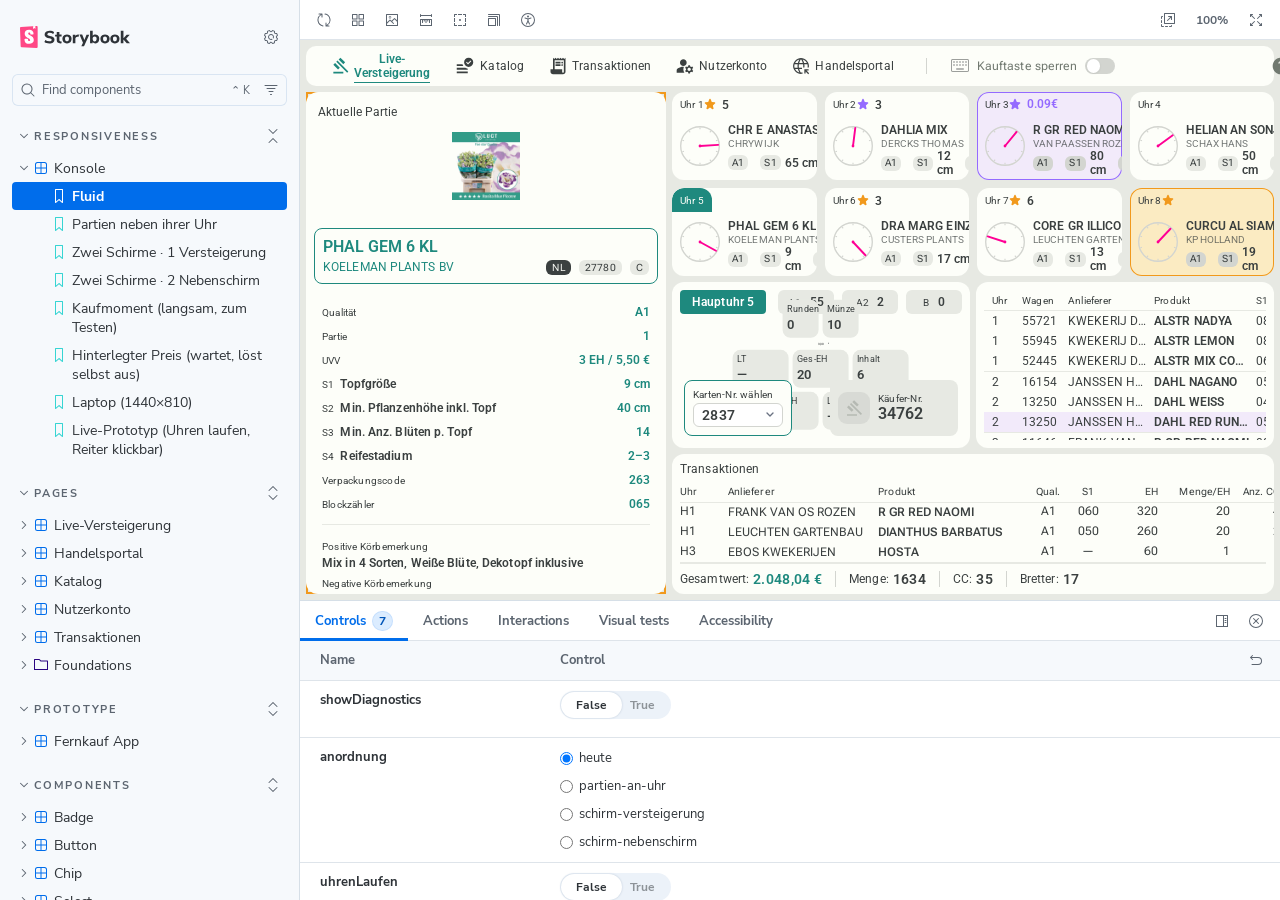
<file: index.html>
<!DOCTYPE html>
<html lang="en">
  <head>
    <meta charset="utf-8" />

    <title>storybook - Storybook</title>
    <meta name="viewport" content="width=device-width, initial-scale=1" />

    
    <link rel="icon" type="image/svg+xml" href="./favicon.svg" />
    
    <style>
      @font-face {
        font-family: 'Nunito Sans';
        font-style: normal;
        font-weight: 400;
        font-display: swap;
        src: url('./sb-common-assets/nunito-sans-regular.woff2') format('woff2');
      }

      @font-face {
        font-family: 'Nunito Sans';
        font-style: italic;
        font-weight: 400;
        font-display: swap;
        src: url('./sb-common-assets/nunito-sans-italic.woff2') format('woff2');
      }

      @font-face {
        font-family: 'Nunito Sans';
        font-style: normal;
        font-weight: 700;
        font-display: swap;
        src: url('./sb-common-assets/nunito-sans-bold.woff2') format('woff2');
      }

      @font-face {
        font-family: 'Nunito Sans';
        font-style: italic;
        font-weight: 700;
        font-display: swap;
        src: url('./sb-common-assets/nunito-sans-bold-italic.woff2') format('woff2');
      }
    </style>

    <link href="./sb-manager/runtime.js" rel="modulepreload" />

    
    <link href="./sb-addons/storybook-core-server-presets-0/common-manager-bundle.js" rel="modulepreload" />
    
    <link href="./sb-addons/chromatic-com-storybook-1/manager-bundle.js" rel="modulepreload" />
    
    <link href="./sb-addons/vitest-2/manager-bundle.js" rel="modulepreload" />
    
    <link href="./sb-addons/a11y-3/manager-bundle.js" rel="modulepreload" />
    
    <link href="./sb-addons/docs-4/manager-bundle.js" rel="modulepreload" />
      
<script>window.__CHROMATIC_STORYBOOK_ID__ = "bbebf4e266b6f7e21f6d7ab403d4b79f3ba44a9186974fa3c54301abd29289c3";</script> 

    <style>
      #storybook-root[hidden] {
        display: none !important;
      }
    </style>

    
  </head>
  <body>
    <div id="root"></div>

    
    <script>
      
        
          window['FEATURES'] = {
  "actions": true,
  "argTypeTargetsV7": true,
  "babelRemoveBugfixes": false,
  "backgrounds": true,
  "changeDetection": true,
  "componentsManifest": true,
  "controls": true,
  "disallowImplicitActionsInRenderV8": true,
  "highlight": true,
  "interactions": true,
  "legacyDecoratorFileOrder": false,
  "measure": true,
  "outline": true,
  "menuOnboardingChecklist": true,
  "sidebarOnboardingChecklist": true,
  "viewport": true
};
        
      
        
          window['REFS'] = {};
        
      
        
          window['LOGLEVEL'] = "info";
        
      
        
          window['DOCS_OPTIONS'] = {
  "defaultName": "Docs"
};
        
      
        
          window['CONFIG_TYPE'] = "PRODUCTION";
        
      
        
          window['DOCGEN_STORY_PREPARED'] = false;
        
      
        
      
        
      
        
          window['TAGS_OPTIONS'] = {};
        
      
        
          window['STORYBOOK_BUILDER'] = "vite";
        
      
        
          window['STORYBOOK_FRAMEWORK'] = "react-vite";
        
      
        
          window['STORYBOOK_RENDERER'] = "react";
        
      
        
      
    </script>
    

    <script type="module">
      import './sb-manager/globals-runtime.js';

      
        import './sb-addons/storybook-core-server-presets-0/common-manager-bundle.js';
      
        import './sb-addons/chromatic-com-storybook-1/manager-bundle.js';
      
        import './sb-addons/vitest-2/manager-bundle.js';
      
        import './sb-addons/a11y-3/manager-bundle.js';
      
        import './sb-addons/docs-4/manager-bundle.js';
      

      import './sb-manager/runtime.js';
    </script>
  </body>
</html>
</file>
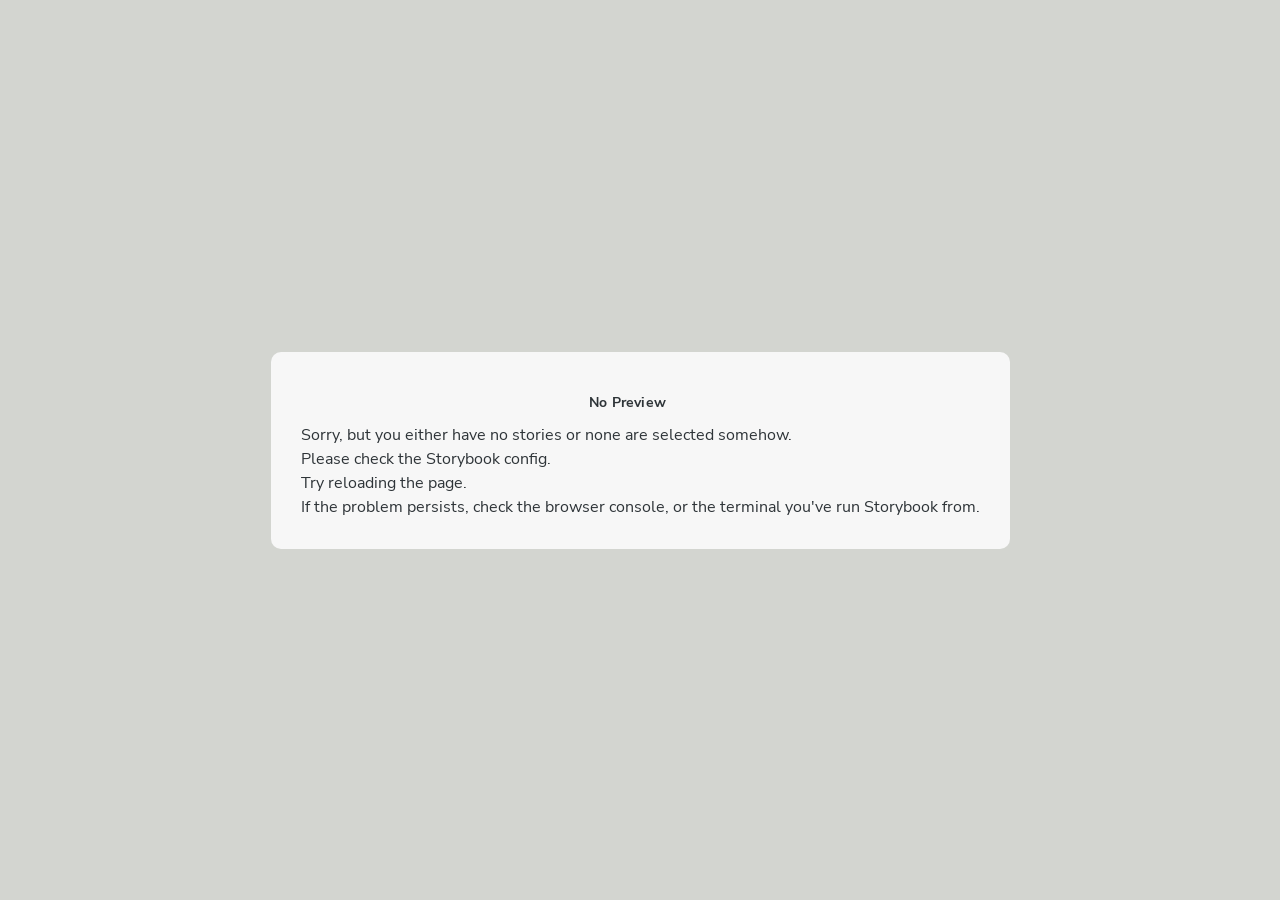
<file: iframe.html>
<!doctype html>
<!--suppress HtmlUnknownTarget -->
<html lang="en">
  <head><script type="module" src="./vite-inject-mocker-entry.js"></script>
    <meta charset="utf-8" />
    <title>Storybook</title>
    <meta name="viewport" content="width=device-width, initial-scale=1" />

    <style>
      @font-face {
        font-family: 'Nunito Sans';
        font-style: normal;
        font-weight: 400;
        font-display: swap;
        src: url('./sb-common-assets/nunito-sans-regular.woff2') format('woff2');
      }

      @font-face {
        font-family: 'Nunito Sans';
        font-style: italic;
        font-weight: 400;
        font-display: swap;
        src: url('./sb-common-assets/nunito-sans-italic.woff2') format('woff2');
      }

      @font-face {
        font-family: 'Nunito Sans';
        font-style: normal;
        font-weight: 700;
        font-display: swap;
        src: url('./sb-common-assets/nunito-sans-bold.woff2') format('woff2');
      }

      @font-face {
        font-family: 'Nunito Sans';
        font-style: italic;
        font-weight: 700;
        font-display: swap;
        src: url('./sb-common-assets/nunito-sans-bold-italic.woff2') format('woff2');
      }
    </style>

    <script>
      window.CONFIG_TYPE = 'PRODUCTION';
      window.LOGLEVEL = 'info';
      window.FRAMEWORK_OPTIONS = {};
      window.CHANNEL_OPTIONS = {};
      window.FEATURES = {"actions":true,"argTypeTargetsV7":true,"babelRemoveBugfixes":false,"backgrounds":true,"changeDetection":true,"componentsManifest":true,"controls":true,"disallowImplicitActionsInRenderV8":true,"highlight":true,"interactions":true,"legacyDecoratorFileOrder":false,"measure":true,"outline":true,"menuOnboardingChecklist":true,"sidebarOnboardingChecklist":true,"viewport":true};
      window.STORIES = [{"titlePrefix":"","directory":"./src","files":"**/*.mdx","importPathMatcher":"^\\.[\\\\/](?:src(?:\\/(?!\\.)(?:(?:(?!(?:^|\\/)\\.).)*?)\\/|\\/|$)(?!\\.)(?=.)[^/]*?\\.mdx)$"},{"titlePrefix":"","directory":"./src","files":"**/*.stories.@(js|jsx|mjs|ts|tsx)","importPathMatcher":"^\\.[\\\\/](?:src(?:\\/(?!\\.)(?:(?:(?!(?:^|\\/)\\.).)*?)\\/|\\/|$)(?!\\.)(?=.)[^/]*?\\.stories\\.(js|jsx|mjs|ts|tsx))$"}];
      window.DOCS_OPTIONS = {"defaultName":"Docs"};
      window.TAGS_OPTIONS = {};

      

      // We do this so that "module && module.hot" etc. in Storybook source code
      // doesn't fail (it will simply be disabled)
      window.module = undefined;
      window.global = window;
    </script>
    <base target="_parent" />

<style>
  /* While we aren't showing the main block yet, but still preparing, we want everything the user has rendered, which may or may not be in #storybook-root, to be display none */
  .sb-show-preparing-story:not(.sb-show-main) > :not(.sb-preparing-story) {
    display: none;
  }

  .sb-show-preparing-docs:not(.sb-show-main) > :not(.sb-preparing-docs) {
    display: none;
  }

  /* Hide our own blocks when we aren't supposed to be showing them */
  :not(.sb-show-preparing-story) > .sb-preparing-story,
  :not(.sb-show-preparing-docs) > .sb-preparing-docs,
  :not(.sb-show-nopreview) > .sb-nopreview,
  :not(.sb-show-errordisplay) > .sb-errordisplay {
    display: none;
  }

  .sb-show-main.sb-main-centered {
    margin: 0;
    display: flex;
    align-items: center;
    min-height: 100vh;
  }

  .sb-show-main.sb-main-centered #storybook-root {
    box-sizing: border-box;
    margin: auto;
    padding: 1rem;
    max-height: 100%;
    /* Hack for centering correctly in IE11 */
  }

  /* Vertical centering fix for IE11 */
  @media screen and (-ms-high-contrast: none), (-ms-high-contrast: active) {
    .sb-show-main.sb-main-centered:after {
      content: '';
      min-height: inherit;
      font-size: 0;
    }
  }

  .sb-show-main.sb-main-fullscreen {
    margin: 0;
    padding: 0;
    display: block;
  }

  .sb-show-main.sb-main-padded {
    margin: 0;
    padding: 1rem;
    display: block;
    box-sizing: border-box;
  }

  .sb-wrapper {
    position: fixed;
    top: 0;
    bottom: 0;
    left: 0;
    right: 0;
    box-sizing: border-box;

    padding: 40px;
    font-family:
      'Nunito Sans',
      -apple-system,
      '.SFNSText-Regular',
      'San Francisco',
      BlinkMacSystemFont,
      'Segoe UI',
      'Helvetica Neue',
      Helvetica,
      Arial,
      sans-serif;
    -webkit-font-smoothing: antialiased;
    overflow: auto;
  }

  @media (max-width: 700px) {
    .sb-wrapper {
      padding: 20px;
    }
  }

  @media (max-width: 500px) {
    .sb-wrapper {
      padding: 10px;
    }
  }

  .sb-heading {
    font-size: 14px;
    font-weight: 600;
    letter-spacing: 0.2px;
    margin: 10px 0;
    padding-right: 25px;
  }

  .sb-nopreview {
    display: flex;
    align-content: center;
    justify-content: center;
    box-sizing: border-box;
  }

  .sb-nopreview_main {
    margin: auto;
    padding: 30px;
    border-radius: 10px;
    background: rgb(247, 247, 247);
    color: rgb(46, 52, 56);
  }

  .sb-nopreview_main * {
    background: rgb(247, 247, 247);
    color: rgb(46, 52, 56);
  }

  .sb-nopreview_heading {
    text-align: center;
  }

  .sb-errordisplay {
    background: #f6f9fc;
    color: black;
    z-index: 999999;
    width: 100vw;
    min-height: 100vh;
    box-sizing: border-box;
  }

  .sb-errordisplay_main {
    margin: auto;
    padding: 24px;
    display: flex;
    box-sizing: border-box;

    flex-direction: column;
    min-height: 100%;
    width: 100%;
    border-radius: 6px;
    background: white;
    color: black;
    border: 1px solid #ff0000;
    box-shadow: 0 0 64px rgba(0, 0, 0, 0.1);
    gap: 24px;
  }

  .sb-errordisplay_main ol {
    padding-left: 18px;
    margin: 0;
  }

  /* Redefine colors to ensure readability regardless of user-provided * selectors. */
  .sb-errordisplay_main * {
    background: white;
    color: black;
  }

  /* Exclude error code block from the universal reset to preserve ANSI colors and dark theme */
  .sb-errordisplay_main .sb-errordisplay_code,
  .sb-errordisplay_main .sb-errordisplay_code * {
    background: #242424;
    color: #c6c6c6;
  }

  .sb-errordisplay_main h1 {
    font-family: inherit;
    font-size: 22px;
    font-weight: 400;
    line-height: 30px;
    margin: 0;
  }

  .sb-errordisplay_main h1::before {
    content: '';
    display: inline-block;
    width: 12px;
    height: 12px;
    background: #ff4400;
    border-radius: 50%;
    margin-right: 8px;
  }

  .sb-errordisplay_main p,
  .sb-errordisplay_main ol {
    font-family: inherit;
    font-size: 14px;
    font-weight: 400;
    line-height: 19px;
    margin: 0;
  }

  .sb-errordisplay_main li + li {
    margin: 0;
    padding: 0;
    padding-top: 12px;
  }

  .sb-errordisplay_main a {
    color: currentColor;
  }

  .sb-errordisplay_main .sb-errordisplay_code {
    padding: 10px;
    flex: 1;
    background: #242424;
    color: #c6c6c6;
    box-sizing: border-box;

    font-size: 14px;
    font-weight: 400;
    line-height: 19px;
    border-radius: 4px;

    font-family:
      'Operator Mono', 'Fira Code Retina', 'Fira Code', 'FiraCode-Retina', 'Andale Mono',
      'Lucida Console', Consolas, Monaco, monospace;
    margin: 0;
    overflow: auto;
  }

  .sb-errordisplay_main .sb-errordisplay_code code {
    background-color: inherit;
    color: inherit;
  }

  .sb-errordisplay_main .sb-errordisplay_code {
    white-space: pre-wrap;
  }

  @-webkit-keyframes sb-rotate360 {
    from {
      transform: rotate(0deg);
    }

    to {
      transform: rotate(360deg);
    }
  }

  @keyframes sb-rotate360 {
    from {
      transform: rotate(0deg);
    }

    to {
      transform: rotate(360deg);
    }
  }

  @-webkit-keyframes sb-glow {
    0%,
    100% {
      opacity: 1;
    }

    50% {
      opacity: 0.4;
    }
  }

  @keyframes sb-glow {
    0%,
    100% {
      opacity: 1;
    }

    50% {
      opacity: 0.4;
    }
  }

  /* We display the preparing loaders *over* the rendering story */
  .sb-preparing-story,
  .sb-preparing-docs {
    background-color: white;
    /* Maximum possible z-index. It would be better to use stacking contexts to ensure it's always
    on top, but this isn't possible as it would require making CSS changes that could affect user code */
    z-index: 2147483647;
  }

  .sb-loader {
    -webkit-animation: sb-rotate360 0.7s linear infinite;
    animation: sb-rotate360 0.7s linear infinite;
    border-color: rgba(97, 97, 97, 0.29);
    border-radius: 50%;
    border-style: solid;
    border-top-color: #646464;
    border-width: 2px;
    display: inline-block;
    height: 32px;
    left: 50%;
    margin-left: -16px;
    margin-top: -16px;
    mix-blend-mode: difference;
    overflow: hidden;
    position: absolute;
    top: 50%;
    transition: all 200ms ease-out;
    vertical-align: top;
    width: 32px;
    z-index: 4;
  }

  .sb-previewBlock {
    background: #fff;
    border: 1px solid rgba(0, 0, 0, 0.1);
    border-radius: 4px;
    box-shadow: rgba(0, 0, 0, 0.1) 0 1px 3px 0;
    margin: 25px auto 40px;
    max-width: 600px;
  }

  .sb-previewBlock_header {
    align-items: center;
    box-shadow: rgba(0, 0, 0, 0.1) 0 -1px 0 0 inset;
    display: flex;
    gap: 14px;
    height: 40px;
    padding: 0 12px;
  }

  .sb-previewBlock_icon {
    -webkit-animation: sb-glow 1.5s ease-in-out infinite;
    animation: sb-glow 1.5s ease-in-out infinite;
    background: #e6e6e6;
    height: 14px;
    width: 14px;
  }

  .sb-previewBlock_icon:last-child {
    margin-left: auto;
  }

  .sb-previewBlock_body {
    -webkit-animation: sb-glow 1.5s ease-in-out infinite;
    animation: sb-glow 1.5s ease-in-out infinite;
    height: 182px;
    position: relative;
  }

  .sb-argstableBlock {
    border-collapse: collapse;
    border-spacing: 0;
    font-size: 13px;
    line-height: 20px;
    margin: 25px auto 40px;
    max-width: 600px;
    text-align: left;
    width: 100%;
  }

  .sb-argstableBlock th:first-of-type,
  .sb-argstableBlock td:first-of-type {
    padding-left: 20px;
  }

  .sb-argstableBlock th:nth-of-type(2),
  .sb-argstableBlock td:nth-of-type(2) {
    width: 35%;
  }

  .sb-argstableBlock th:nth-of-type(3),
  .sb-argstableBlock td:nth-of-type(3) {
    width: 15%;
  }

  .sb-argstableBlock th:last-of-type,
  .sb-argstableBlock td:last-of-type {
    width: 25%;
    padding-right: 20px;
  }

  .sb-argstableBlock th span,
  .sb-argstableBlock td span {
    -webkit-animation: sb-glow 1.5s ease-in-out infinite;
    animation: sb-glow 1.5s ease-in-out infinite;
    background-color: rgba(0, 0, 0, 0.1);
    border-radius: 0;
    box-shadow: none;
    color: transparent;
  }

  .sb-argstableBlock th {
    padding: 10px 15px;
  }

  .sb-argstableBlock-body {
    border-radius: 4px;
    box-shadow:
      rgba(0, 0, 0, 0.1) 0 1px 3px 1px,
      rgba(0, 0, 0, 0.065) 0 0 0 1px;
  }

  .sb-argstableBlock-body tr {
    background: transparent;
    overflow: hidden;
  }

  .sb-argstableBlock-body tr:not(:first-child) {
    border-top: 1px solid #e6e6e6;
  }

  .sb-argstableBlock-body tr:first-child td:first-child {
    border-top-left-radius: 4px;
  }

  .sb-argstableBlock-body tr:first-child td:last-child {
    border-top-right-radius: 4px;
  }

  .sb-argstableBlock-body tr:last-child td:first-child {
    border-bottom-left-radius: 4px;
  }

  .sb-argstableBlock-body tr:last-child td:last-child {
    border-bottom-right-radius: 4px;
  }

  .sb-argstableBlock-body td {
    background: #fff;
    padding-bottom: 10px;
    padding-top: 10px;
    vertical-align: top;
  }

  .sb-argstableBlock-body td:not(:first-of-type) {
    padding-left: 15px;
    padding-right: 15px;
  }

  .sb-argstableBlock-body button {
    -webkit-animation: sb-glow 1.5s ease-in-out infinite;
    animation: sb-glow 1.5s ease-in-out infinite;
    background-color: rgba(0, 0, 0, 0.1);
    border: 0;
    border-radius: 0;
    box-shadow: none;
    color: transparent;
    display: inline;
    font-size: 12px;
    line-height: 1;
    padding: 10px 16px;
  }

  .sb-argstableBlock-summary {
    margin-top: 4px;
  }

  .sb-argstableBlock-code {
    margin-right: 4px;
    margin-bottom: 4px;
    padding: 2px 5px;
  }

  .sb-sr-only,
  .sb-hidden-until-focus:not(:focus) {
    position: absolute;
    width: 1px;
    height: 1px;
    padding: 0px;
    margin: -1px;
    overflow: hidden;
    clip: rect(0, 0, 0, 0);
    border: none;
  }

  .sb-hidden-until-focus {
    opacity: 0;
    transition: opacity 150ms ease-out;
  }

  .sb-hidden-until-focus:focus {
    opacity: 1;
  }
</style>

<script>
  /* globals window */
  try {
    if (window.top !== window) {
      window.__REACT_DEVTOOLS_GLOBAL_HOOK__ = window.top.__REACT_DEVTOOLS_GLOBAL_HOOK__;
      window.__VUE_DEVTOOLS_GLOBAL_HOOK__ = window.top.__VUE_DEVTOOLS_GLOBAL_HOOK__;
      window.top.__VUE_DEVTOOLS_CONTEXT__ = window.document;
    }
  } catch (e) {
    // eslint-disable-next-line no-console
    console.warn('unable to connect to top frame for connecting dev tools');
  }
</script>

    <script type="module" crossorigin src="./assets/iframe-BD_EiCn8.js"></script>
    <link rel="modulepreload" crossorigin href="./assets/preload-helper-BdFrVu1K.js">
    <link rel="stylesheet" crossorigin href="./assets/iframe-BUBrMtub.css">
  </head>

  <body>
    <div class="sb-preparing-story sb-wrapper">
  <div class="sb-loader"></div>
</div>

<div class="sb-preparing-docs sb-wrapper">
  <div class="sb-previewBlock">
    <div class="sb-previewBlock_header">
      <div class="sb-previewBlock_icon"></div>
      <div class="sb-previewBlock_icon"></div>
      <div class="sb-previewBlock_icon"></div>
      <div class="sb-previewBlock_icon"></div>
    </div>
    <div class="sb-previewBlock_body">
      <div class="sb-loader"></div>
    </div>
  </div>
  <table aria-hidden="true" class="sb-argstableBlock">
    <thead class="sb-argstableBlock-head">
      <tr>
        <th><span>Name</span></th>
        <th><span>Description</span></th>
        <th><span>Default</span></th>
        <th><span>Control </span></th>
      </tr>
    </thead>
    <tbody class="sb-argstableBlock-body">
      <tr>
        <td><span>propertyName</span><span title="Required">*</span></td>
        <td>
          <div><span>This is a short description</span></div>
          <div class="sb-argstableBlock-summary">
            <div><span class="sb-argstableBlock-code">summary</span></div>
          </div>
        </td>
        <td>
          <div><span class="sb-argstableBlock-code">defaultValue</span></div>
        </td>
        <td><button>Set string</button></td>
      </tr>
      <tr>
        <td><span>propertyName</span><span>*</span></td>
        <td>
          <div><span>This is a short description</span></div>
          <div class="sb-argstableBlock-summary">
            <div><span class="sb-argstableBlock-code">summary</span></div>
          </div>
        </td>
        <td>
          <div><span class="sb-argstableBlock-code">defaultValue</span></div>
        </td>
        <td><button>Set string</button></td>
      </tr>
      <tr>
        <td><span>propertyName</span><span>*</span></td>
        <td>
          <div><span>This is a short description</span></div>
          <div class="sb-argstableBlock-summary">
            <div><span class="sb-argstableBlock-code">summary</span></div>
          </div>
        </td>
        <td>
          <div><span class="sb-argstableBlock-code">defaultValue</span></div>
        </td>
        <td><button>Set string</button></td>
      </tr>
    </tbody>
  </table>
</div>

<div class="sb-nopreview sb-wrapper">
  <div class="sb-nopreview_main">
    <h1 class="sb-nopreview_heading sb-heading">No Preview</h1>
    <p>Sorry, but you either have no stories or none are selected somehow.</p>
    <ul>
      <li>Please check the Storybook config.</li>
      <li>Try reloading the page.</li>
    </ul>
    <p>
      If the problem persists, check the browser console, or the terminal you've run Storybook from.
    </p>
  </div>
</div>

<div class="sb-errordisplay sb-wrapper">
  <div class="sb-errordisplay_main">
    <h1 id="error-message"></h1>
    <p>
      The component failed to render properly, likely due to a configuration issue in Storybook.
      Here are some common causes and how you can address them:
    </p>
    <ol>
      <li>
        <strong>Missing Context/Providers</strong>: You can use decorators to supply specific
        contexts or providers, which are sometimes necessary for components to render correctly. For
        detailed instructions on using decorators, please visit the
        <a href="https://storybook.js.org/docs/writing-stories/decorators"
          >Decorators documentation</a
        >.
      </li>
      <li>
        <strong>Misconfigured Webpack or Vite</strong>: Verify that Storybook picks up all necessary
        settings for loaders, plugins, and other relevant parameters. You can find step-by-step
        guides for configuring
        <a href="https://storybook.js.org/docs/builders/webpack">Webpack</a> or
        <a href="https://storybook.js.org/docs/builders/vite">Vite</a>
        with Storybook.
      </li>
      <li>
        <strong>Missing Environment Variables</strong>: Your Storybook may require specific
        environment variables to function as intended. You can set up custom environment variables
        as outlined in the
        <a href="https://storybook.js.org/docs/configure/environment-variables"
          >Environment Variables documentation</a
        >.
      </li>
    </ol>
    <pre class="sb-errordisplay_code"><code id="error-stack"></code></pre>
  </div>
</div>

    <div id="storybook-root"></div>
    <div id="storybook-docs"></div>
    <script>
      function __onViteAppLoadingError(event) {
        const hostname = globalThis.location.hostname;
        if (hostname !== 'localhost' && globalThis.CONFIG_TYPE === 'DEVELOPMENT') {
          const message = `Failed to load the Storybook preview file 'vite-app.js':

      It looks like you're visiting the Storybook development server on another hostname than localhost: '${hostname}', but you haven't configured the necessary security features to support this.
      Please re-run your Storybook development server with the '--host ${hostname}' flag, or manually configure your Vite allowedHosts configuration with viteFinal.

      See:`;
          const docs = [
            'https://storybook.js.org/docs/api/cli-options#dev',
            'https://storybook.js.org/docs/api/main-config/main-config-vite-final',
            'https://vite.dev/config/server-options.html#server-allowedhosts',
          ];
          console.error(`${message}\n${docs.map((doc) => `- ${doc}`).join('\n')}`);

          document.getElementById('storybook-root').innerHTML =
            `<p style="color: red; max-width: 70ch">${message.replaceAll(
              '\n',
              '<br/>'
            )}<ul>${docs.map((doc) => `<li><a href='${doc}' target='_blank'>${doc}</a></li>`).join('')}</ul></p>`;
          return;
        }
      }
    </script>
  </body>
</html>
</file>
<file: assets/iframe-BUBrMtub.css>
@font-face{font-family:Roboto Flex Variable;font-style:normal;font-display:swap;font-weight:100 1000;src:url(./roboto-flex-cyrillic-ext-opsz-normal-nDQikIyu.woff2)format("woff2-variations");unicode-range:U+460-52F,U+1C80-1C8A,U+20B4,U+2DE0-2DFF,U+A640-A69F,U+FE2E-FE2F}@font-face{font-family:Roboto Flex Variable;font-style:normal;font-display:swap;font-weight:100 1000;src:url(./roboto-flex-cyrillic-opsz-normal-SjuC5rw5.woff2)format("woff2-variations");unicode-range:U+301,U+400-45F,U+490-491,U+4B0-4B1,U+2116}@font-face{font-family:Roboto Flex Variable;font-style:normal;font-display:swap;font-weight:100 1000;src:url(./roboto-flex-greek-opsz-normal-C14fFRny.woff2)format("woff2-variations");unicode-range:U+370-377,U+37A-37F,U+384-38A,U+38C,U+38E-3A1,U+3A3-3FF}@font-face{font-family:Roboto Flex Variable;font-style:normal;font-display:swap;font-weight:100 1000;src:url(./roboto-flex-vietnamese-opsz-normal-C-H_yGOU.woff2)format("woff2-variations");unicode-range:U+102-103,U+110-111,U+128-129,U+168-169,U+1A0-1A1,U+1AF-1B0,U+300-301,U+303-304,U+308-309,U+323,U+329,U+1EA0-1EF9,U+20AB}@font-face{font-family:Roboto Flex Variable;font-style:normal;font-display:swap;font-weight:100 1000;src:url(./roboto-flex-latin-ext-opsz-normal-xNclTVCo.woff2)format("woff2-variations");unicode-range:U+100-2BA,U+2BD-2C5,U+2C7-2CC,U+2CE-2D7,U+2DD-2FF,U+304,U+308,U+329,U+1D00-1DBF,U+1E00-1E9F,U+1EF2-1EFF,U+2020,U+20A0-20AB,U+20AD-20C0,U+2113,U+2C60-2C7F,U+A720-A7FF}@font-face{font-family:Roboto Flex Variable;font-style:normal;font-display:swap;font-weight:100 1000;src:url(./roboto-flex-latin-opsz-normal-hy8fyBBC.woff2)format("woff2-variations");unicode-range:U+??,U+131,U+152-153,U+2BB-2BC,U+2C6,U+2DA,U+2DC,U+304,U+308,U+329,U+2000-206F,U+20AC,U+2122,U+2191,U+2193,U+2212,U+2215,U+FEFF,U+FFFD}@font-face{font-family:Roboto;font-style:normal;font-display:swap;font-weight:400;src:url(./roboto-cyrillic-ext-400-normal-qHufge6k.woff2)format("woff2"),url(./roboto-cyrillic-ext-400-normal-DhDk0Xwi.woff)format("woff");unicode-range:U+460-52F,U+1C80-1C8A,U+20B4,U+2DE0-2DFF,U+A640-A69F,U+FE2E-FE2F}@font-face{font-family:Roboto;font-style:normal;font-display:swap;font-weight:400;src:url(./roboto-cyrillic-400-normal-CBPI_iaY.woff2)format("woff2"),url(./roboto-cyrillic-400-normal-BepgbcUK.woff)format("woff");unicode-range:U+301,U+400-45F,U+490-491,U+4B0-4B1,U+2116}@font-face{font-family:Roboto;font-style:normal;font-display:swap;font-weight:400;src:url([data-uri])format("woff2"),url([data-uri])format("woff");unicode-range:U+1F??}@font-face{font-family:Roboto;font-style:normal;font-display:swap;font-weight:400;src:url(./roboto-greek-400-normal-ai2Z1K3C.woff2)format("woff2"),url(./roboto-greek-400-normal-D904r64h.woff)format("woff");unicode-range:U+370-377,U+37A-37F,U+384-38A,U+38C,U+38E-3A1,U+3A3-3FF}@font-face{font-family:Roboto;font-style:normal;font-display:swap;font-weight:400;src:url(./roboto-math-400-normal-BEFej5gc.woff2)format("woff2"),url(./roboto-math-400-normal-D6sS4O5l.woff)format("woff");unicode-range:U+302-303,U+305,U+307-308,U+310,U+312,U+315,U+31A,U+326-327,U+32C,U+32F-330,U+332-333,U+338,U+33A,U+346,U+34D,U+391-3A1,U+3A3-3A9,U+3B1-3C9,U+3D1,U+3D5-3D6,U+3F0-3F1,U+3F4-3F5,U+2016-2017,U+2034-2038,U+203C,U+2040,U+2043,U+2047,U+2050,U+2057,U+205F,U+2070-2071,U+2074-208E,U+2090-209C,U+20D0-20DC,U+20E1,U+20E5-20EF,U+2100-2112,U+2114-2115,U+2117-2121,U+2123-214F,U+2190,U+2192,U+2194-21AE,U+21B0-21E5,U+21F1-21F2,U+21F4-2211,U+2213-2214,U+2216-22FF,U+2308-230B,U+2310,U+2319,U+231C-2321,U+2336-237A,U+237C,U+2395,U+239B-23B7,U+23D0,U+23DC-23E1,U+2474-2475,U+25AF,U+25B3,U+25B7,U+25BD,U+25C1,U+25CA,U+25CC,U+25FB,U+266D-266F,U+27C0-27FF,U+2900-2AFF,U+2B0E-2B11,U+2B30-2B4C,U+2BFE,U+3030,U+FF5B,U+FF5D,U+1D400-1D7FF,U+1EE??}@font-face{font-family:Roboto;font-style:normal;font-display:swap;font-weight:400;src:url(./roboto-symbols-400-normal-CB1Ce4Gk.woff2)format("woff2"),url(./roboto-symbols-400-normal-C7tGlxgb.woff)format("woff");unicode-range:U+1-C,U+E-1F,U+7F-9F,U+20DD-20E0,U+20E2-20E4,U+2150-218F,U+2190,U+2192,U+2194-2199,U+21AF,U+21E6-21F0,U+21F3,U+2218-2219,U+2299,U+22C4-22C6,U+2300-243F,U+2440-244A,U+2460-24FF,U+25A0-27BF,U+28??,U+2921-2922,U+2981,U+29BF,U+29EB,U+2B??,U+4DC0-4DFF,U+FFF9-FFFB,U+10140-1018E,U+10190-1019C,U+101A0,U+101D0-101FD,U+102E0-102FB,U+10E60-10E7E,U+1D2C0-1D2D3,U+1D2E0-1D37F,U+1F0??,U+1F100-1F1AD,U+1F1E6-1F1FF,U+1F30D-1F30F,U+1F315,U+1F31C,U+1F31E,U+1F320-1F32C,U+1F336,U+1F378,U+1F37D,U+1F382,U+1F393-1F39F,U+1F3A7-1F3A8,U+1F3AC-1F3AF,U+1F3C2,U+1F3C4-1F3C6,U+1F3CA-1F3CE,U+1F3D4-1F3E0,U+1F3ED,U+1F3F1-1F3F3,U+1F3F5-1F3F7,U+1F408,U+1F415,U+1F41F,U+1F426,U+1F43F,U+1F441-1F442,U+1F444,U+1F446-1F449,U+1F44C-1F44E,U+1F453,U+1F46A,U+1F47D,U+1F4A3,U+1F4B0,U+1F4B3,U+1F4B9,U+1F4BB,U+1F4BF,U+1F4C8-1F4CB,U+1F4D6,U+1F4DA,U+1F4DF,U+1F4E3-1F4E6,U+1F4EA-1F4ED,U+1F4F7,U+1F4F9-1F4FB,U+1F4FD-1F4FE,U+1F503,U+1F507-1F50B,U+1F50D,U+1F512-1F513,U+1F53E-1F54A,U+1F54F-1F5FA,U+1F610,U+1F650-1F67F,U+1F687,U+1F68D,U+1F691,U+1F694,U+1F698,U+1F6AD,U+1F6B2,U+1F6B9-1F6BA,U+1F6BC,U+1F6C6-1F6CF,U+1F6D3-1F6D7,U+1F6E0-1F6EA,U+1F6F0-1F6F3,U+1F6F7-1F6FC,U+1F7??,U+1F800-1F80B,U+1F810-1F847,U+1F850-1F859,U+1F860-1F887,U+1F890-1F8AD,U+1F8B0-1F8BB,U+1F8C0-1F8C1,U+1F900-1F90B,U+1F93B,U+1F946,U+1F984,U+1F996,U+1F9E9,U+1FA00-1FA6F,U+1FA70-1FA7C,U+1FA80-1FA89,U+1FA8F-1FAC6,U+1FACE-1FADC,U+1FADF-1FAE9,U+1FAF0-1FAF8,U+1FB??}@font-face{font-family:Roboto;font-style:normal;font-display:swap;font-weight:400;src:url(./roboto-vietnamese-400-normal-D2PTxGxD.woff2)format("woff2"),url(./roboto-vietnamese-400-normal-Bf76hAzZ.woff)format("woff");unicode-range:U+102-103,U+110-111,U+128-129,U+168-169,U+1A0-1A1,U+1AF-1B0,U+300-301,U+303-304,U+308-309,U+323,U+329,U+1EA0-1EF9,U+20AB}@font-face{font-family:Roboto;font-style:normal;font-display:swap;font-weight:400;src:url(./roboto-latin-ext-400-normal-C3tdtHj3.woff2)format("woff2"),url(./roboto-latin-ext-400-normal-CIveymTr.woff)format("woff");unicode-range:U+100-2BA,U+2BD-2C5,U+2C7-2CC,U+2CE-2D7,U+2DD-2FF,U+304,U+308,U+329,U+1D00-1DBF,U+1E00-1E9F,U+1EF2-1EFF,U+2020,U+20A0-20AB,U+20AD-20C0,U+2113,U+2C60-2C7F,U+A720-A7FF}@font-face{font-family:Roboto;font-style:normal;font-display:swap;font-weight:400;src:url(./roboto-latin-400-normal-BqEyEoaF.woff2)format("woff2"),url(./roboto-latin-400-normal-D27F5sTu.woff)format("woff");unicode-range:U+??,U+131,U+152-153,U+2BB-2BC,U+2C6,U+2DA,U+2DC,U+304,U+308,U+329,U+2000-206F,U+20AC,U+2122,U+2191,U+2193,U+2212,U+2215,U+FEFF,U+FFFD}@font-face{font-family:Roboto;font-style:normal;font-display:swap;font-weight:500;src:url(./roboto-cyrillic-ext-500-normal-BWC_xYeb.woff2)format("woff2"),url(./roboto-cyrillic-ext-500-normal-SCgicl0l.woff)format("woff");unicode-range:U+460-52F,U+1C80-1C8A,U+20B4,U+2DE0-2DFF,U+A640-A69F,U+FE2E-FE2F}@font-face{font-family:Roboto;font-style:normal;font-display:swap;font-weight:500;src:url(./roboto-cyrillic-500-normal-CLao9AfR.woff2)format("woff2"),url(./roboto-cyrillic-500-normal-C8ZOEKN4.woff)format("woff");unicode-range:U+301,U+400-45F,U+490-491,U+4B0-4B1,U+2116}@font-face{font-family:Roboto;font-style:normal;font-display:swap;font-weight:500;src:url([data-uri])format("woff2"),url([data-uri])format("woff");unicode-range:U+1F??}@font-face{font-family:Roboto;font-style:normal;font-display:swap;font-weight:500;src:url(./roboto-greek-500-normal-C9AnhcmC.woff2)format("woff2"),url(./roboto-greek-500-normal-XBIQOowA.woff)format("woff");unicode-range:U+370-377,U+37A-37F,U+384-38A,U+38C,U+38E-3A1,U+3A3-3FF}@font-face{font-family:Roboto;font-style:normal;font-display:swap;font-weight:500;src:url(./roboto-math-500-normal-C4NU9gLX.woff2)format("woff2"),url(./roboto-math-500-normal-BNGXE_xU.woff)format("woff");unicode-range:U+302-303,U+305,U+307-308,U+310,U+312,U+315,U+31A,U+326-327,U+32C,U+32F-330,U+332-333,U+338,U+33A,U+346,U+34D,U+391-3A1,U+3A3-3A9,U+3B1-3C9,U+3D1,U+3D5-3D6,U+3F0-3F1,U+3F4-3F5,U+2016-2017,U+2034-2038,U+203C,U+2040,U+2043,U+2047,U+2050,U+2057,U+205F,U+2070-2071,U+2074-208E,U+2090-209C,U+20D0-20DC,U+20E1,U+20E5-20EF,U+2100-2112,U+2114-2115,U+2117-2121,U+2123-214F,U+2190,U+2192,U+2194-21AE,U+21B0-21E5,U+21F1-21F2,U+21F4-2211,U+2213-2214,U+2216-22FF,U+2308-230B,U+2310,U+2319,U+231C-2321,U+2336-237A,U+237C,U+2395,U+239B-23B7,U+23D0,U+23DC-23E1,U+2474-2475,U+25AF,U+25B3,U+25B7,U+25BD,U+25C1,U+25CA,U+25CC,U+25FB,U+266D-266F,U+27C0-27FF,U+2900-2AFF,U+2B0E-2B11,U+2B30-2B4C,U+2BFE,U+3030,U+FF5B,U+FF5D,U+1D400-1D7FF,U+1EE??}@font-face{font-family:Roboto;font-style:normal;font-display:swap;font-weight:500;src:url(./roboto-symbols-500-normal-B_CZKVJS.woff2)format("woff2"),url(./roboto-symbols-500-normal-DFnofPUt.woff)format("woff");unicode-range:U+1-C,U+E-1F,U+7F-9F,U+20DD-20E0,U+20E2-20E4,U+2150-218F,U+2190,U+2192,U+2194-2199,U+21AF,U+21E6-21F0,U+21F3,U+2218-2219,U+2299,U+22C4-22C6,U+2300-243F,U+2440-244A,U+2460-24FF,U+25A0-27BF,U+28??,U+2921-2922,U+2981,U+29BF,U+29EB,U+2B??,U+4DC0-4DFF,U+FFF9-FFFB,U+10140-1018E,U+10190-1019C,U+101A0,U+101D0-101FD,U+102E0-102FB,U+10E60-10E7E,U+1D2C0-1D2D3,U+1D2E0-1D37F,U+1F0??,U+1F100-1F1AD,U+1F1E6-1F1FF,U+1F30D-1F30F,U+1F315,U+1F31C,U+1F31E,U+1F320-1F32C,U+1F336,U+1F378,U+1F37D,U+1F382,U+1F393-1F39F,U+1F3A7-1F3A8,U+1F3AC-1F3AF,U+1F3C2,U+1F3C4-1F3C6,U+1F3CA-1F3CE,U+1F3D4-1F3E0,U+1F3ED,U+1F3F1-1F3F3,U+1F3F5-1F3F7,U+1F408,U+1F415,U+1F41F,U+1F426,U+1F43F,U+1F441-1F442,U+1F444,U+1F446-1F449,U+1F44C-1F44E,U+1F453,U+1F46A,U+1F47D,U+1F4A3,U+1F4B0,U+1F4B3,U+1F4B9,U+1F4BB,U+1F4BF,U+1F4C8-1F4CB,U+1F4D6,U+1F4DA,U+1F4DF,U+1F4E3-1F4E6,U+1F4EA-1F4ED,U+1F4F7,U+1F4F9-1F4FB,U+1F4FD-1F4FE,U+1F503,U+1F507-1F50B,U+1F50D,U+1F512-1F513,U+1F53E-1F54A,U+1F54F-1F5FA,U+1F610,U+1F650-1F67F,U+1F687,U+1F68D,U+1F691,U+1F694,U+1F698,U+1F6AD,U+1F6B2,U+1F6B9-1F6BA,U+1F6BC,U+1F6C6-1F6CF,U+1F6D3-1F6D7,U+1F6E0-1F6EA,U+1F6F0-1F6F3,U+1F6F7-1F6FC,U+1F7??,U+1F800-1F80B,U+1F810-1F847,U+1F850-1F859,U+1F860-1F887,U+1F890-1F8AD,U+1F8B0-1F8BB,U+1F8C0-1F8C1,U+1F900-1F90B,U+1F93B,U+1F946,U+1F984,U+1F996,U+1F9E9,U+1FA00-1FA6F,U+1FA70-1FA7C,U+1FA80-1FA89,U+1FA8F-1FAC6,U+1FACE-1FADC,U+1FADF-1FAE9,U+1FAF0-1FAF8,U+1FB??}@font-face{font-family:Roboto;font-style:normal;font-display:swap;font-weight:500;src:url(./roboto-vietnamese-500-normal-B3ncpOoB.woff2)format("woff2"),url(./roboto-vietnamese-500-normal-BgoYVz-9.woff)format("woff");unicode-range:U+102-103,U+110-111,U+128-129,U+168-169,U+1A0-1A1,U+1AF-1B0,U+300-301,U+303-304,U+308-309,U+323,U+329,U+1EA0-1EF9,U+20AB}@font-face{font-family:Roboto;font-style:normal;font-display:swap;font-weight:500;src:url(./roboto-latin-ext-500-normal-pMCM9Ixg.woff2)format("woff2"),url(./roboto-latin-ext-500-normal-C1cK9xmS.woff)format("woff");unicode-range:U+100-2BA,U+2BD-2C5,U+2C7-2CC,U+2CE-2D7,U+2DD-2FF,U+304,U+308,U+329,U+1D00-1DBF,U+1E00-1E9F,U+1EF2-1EFF,U+2020,U+20A0-20AB,U+20AD-20C0,U+2113,U+2C60-2C7F,U+A720-A7FF}@font-face{font-family:Roboto;font-style:normal;font-display:swap;font-weight:500;src:url(./roboto-latin-500-normal-7RbcRiD8.woff2)format("woff2"),url(./roboto-latin-500-normal-fsTFPL3E.woff)format("woff");unicode-range:U+??,U+131,U+152-153,U+2BB-2BC,U+2C6,U+2DA,U+2DC,U+304,U+308,U+329,U+2000-206F,U+20AC,U+2122,U+2191,U+2193,U+2212,U+2215,U+FEFF,U+FFFD}@font-face{font-family:Roboto;font-style:normal;font-display:swap;font-weight:600;src:url(./roboto-cyrillic-ext-600-normal-cho36S0w.woff2)format("woff2"),url(./roboto-cyrillic-ext-600-normal-D1w7fEQ2.woff)format("woff");unicode-range:U+460-52F,U+1C80-1C8A,U+20B4,U+2DE0-2DFF,U+A640-A69F,U+FE2E-FE2F}@font-face{font-family:Roboto;font-style:normal;font-display:swap;font-weight:600;src:url(./roboto-cyrillic-600-normal-DIMkl7QA.woff2)format("woff2"),url(./roboto-cyrillic-600-normal-37yjrxaJ.woff)format("woff");unicode-range:U+301,U+400-45F,U+490-491,U+4B0-4B1,U+2116}@font-face{font-family:Roboto;font-style:normal;font-display:swap;font-weight:600;src:url([data-uri])format("woff2"),url([data-uri])format("woff");unicode-range:U+1F??}@font-face{font-family:Roboto;font-style:normal;font-display:swap;font-weight:600;src:url(./roboto-greek-600-normal-B9H7kvZv.woff2)format("woff2"),url(./roboto-greek-600-normal-BmZBu_Lt.woff)format("woff");unicode-range:U+370-377,U+37A-37F,U+384-38A,U+38C,U+38E-3A1,U+3A3-3FF}@font-face{font-family:Roboto;font-style:normal;font-display:swap;font-weight:600;src:url(./roboto-math-600-normal-Bsa9QfV6.woff2)format("woff2"),url(./roboto-math-600-normal-t51YmBWv.woff)format("woff");unicode-range:U+302-303,U+305,U+307-308,U+310,U+312,U+315,U+31A,U+326-327,U+32C,U+32F-330,U+332-333,U+338,U+33A,U+346,U+34D,U+391-3A1,U+3A3-3A9,U+3B1-3C9,U+3D1,U+3D5-3D6,U+3F0-3F1,U+3F4-3F5,U+2016-2017,U+2034-2038,U+203C,U+2040,U+2043,U+2047,U+2050,U+2057,U+205F,U+2070-2071,U+2074-208E,U+2090-209C,U+20D0-20DC,U+20E1,U+20E5-20EF,U+2100-2112,U+2114-2115,U+2117-2121,U+2123-214F,U+2190,U+2192,U+2194-21AE,U+21B0-21E5,U+21F1-21F2,U+21F4-2211,U+2213-2214,U+2216-22FF,U+2308-230B,U+2310,U+2319,U+231C-2321,U+2336-237A,U+237C,U+2395,U+239B-23B7,U+23D0,U+23DC-23E1,U+2474-2475,U+25AF,U+25B3,U+25B7,U+25BD,U+25C1,U+25CA,U+25CC,U+25FB,U+266D-266F,U+27C0-27FF,U+2900-2AFF,U+2B0E-2B11,U+2B30-2B4C,U+2BFE,U+3030,U+FF5B,U+FF5D,U+1D400-1D7FF,U+1EE??}@font-face{font-family:Roboto;font-style:normal;font-display:swap;font-weight:600;src:url(./roboto-symbols-600-normal-BPZm8NIm.woff2)format("woff2"),url(./roboto-symbols-600-normal-Cx530V2g.woff)format("woff");unicode-range:U+1-C,U+E-1F,U+7F-9F,U+20DD-20E0,U+20E2-20E4,U+2150-218F,U+2190,U+2192,U+2194-2199,U+21AF,U+21E6-21F0,U+21F3,U+2218-2219,U+2299,U+22C4-22C6,U+2300-243F,U+2440-244A,U+2460-24FF,U+25A0-27BF,U+28??,U+2921-2922,U+2981,U+29BF,U+29EB,U+2B??,U+4DC0-4DFF,U+FFF9-FFFB,U+10140-1018E,U+10190-1019C,U+101A0,U+101D0-101FD,U+102E0-102FB,U+10E60-10E7E,U+1D2C0-1D2D3,U+1D2E0-1D37F,U+1F0??,U+1F100-1F1AD,U+1F1E6-1F1FF,U+1F30D-1F30F,U+1F315,U+1F31C,U+1F31E,U+1F320-1F32C,U+1F336,U+1F378,U+1F37D,U+1F382,U+1F393-1F39F,U+1F3A7-1F3A8,U+1F3AC-1F3AF,U+1F3C2,U+1F3C4-1F3C6,U+1F3CA-1F3CE,U+1F3D4-1F3E0,U+1F3ED,U+1F3F1-1F3F3,U+1F3F5-1F3F7,U+1F408,U+1F415,U+1F41F,U+1F426,U+1F43F,U+1F441-1F442,U+1F444,U+1F446-1F449,U+1F44C-1F44E,U+1F453,U+1F46A,U+1F47D,U+1F4A3,U+1F4B0,U+1F4B3,U+1F4B9,U+1F4BB,U+1F4BF,U+1F4C8-1F4CB,U+1F4D6,U+1F4DA,U+1F4DF,U+1F4E3-1F4E6,U+1F4EA-1F4ED,U+1F4F7,U+1F4F9-1F4FB,U+1F4FD-1F4FE,U+1F503,U+1F507-1F50B,U+1F50D,U+1F512-1F513,U+1F53E-1F54A,U+1F54F-1F5FA,U+1F610,U+1F650-1F67F,U+1F687,U+1F68D,U+1F691,U+1F694,U+1F698,U+1F6AD,U+1F6B2,U+1F6B9-1F6BA,U+1F6BC,U+1F6C6-1F6CF,U+1F6D3-1F6D7,U+1F6E0-1F6EA,U+1F6F0-1F6F3,U+1F6F7-1F6FC,U+1F7??,U+1F800-1F80B,U+1F810-1F847,U+1F850-1F859,U+1F860-1F887,U+1F890-1F8AD,U+1F8B0-1F8BB,U+1F8C0-1F8C1,U+1F900-1F90B,U+1F93B,U+1F946,U+1F984,U+1F996,U+1F9E9,U+1FA00-1FA6F,U+1FA70-1FA7C,U+1FA80-1FA89,U+1FA8F-1FAC6,U+1FACE-1FADC,U+1FADF-1FAE9,U+1FAF0-1FAF8,U+1FB??}@font-face{font-family:Roboto;font-style:normal;font-display:swap;font-weight:600;src:url(./roboto-vietnamese-600-normal-B56_XnfP.woff2)format("woff2"),url(./roboto-vietnamese-600-normal-C9uPZ5O6.woff)format("woff");unicode-range:U+102-103,U+110-111,U+128-129,U+168-169,U+1A0-1A1,U+1AF-1B0,U+300-301,U+303-304,U+308-309,U+323,U+329,U+1EA0-1EF9,U+20AB}@font-face{font-family:Roboto;font-style:normal;font-display:swap;font-weight:600;src:url(./roboto-latin-ext-600-normal-BPkjI5Ax.woff2)format("woff2"),url(./roboto-latin-ext-600-normal-BfQU47D5.woff)format("woff");unicode-range:U+100-2BA,U+2BD-2C5,U+2C7-2CC,U+2CE-2D7,U+2DD-2FF,U+304,U+308,U+329,U+1D00-1DBF,U+1E00-1E9F,U+1EF2-1EFF,U+2020,U+20A0-20AB,U+20AD-20C0,U+2113,U+2C60-2C7F,U+A720-A7FF}@font-face{font-family:Roboto;font-style:normal;font-display:swap;font-weight:600;src:url(./roboto-latin-600-normal-CzqH9ZEY.woff2)format("woff2"),url(./roboto-latin-600-normal-X4S5XP0J.woff)format("woff");unicode-range:U+??,U+131,U+152-153,U+2BB-2BC,U+2C6,U+2DA,U+2DC,U+304,U+308,U+329,U+2000-206F,U+20AC,U+2122,U+2191,U+2193,U+2212,U+2215,U+FEFF,U+FFFD}@font-face{font-family:Roboto;font-style:normal;font-display:swap;font-weight:700;src:url(./roboto-cyrillic-ext-700-normal-DmFxo5wj.woff2)format("woff2"),url(./roboto-cyrillic-ext-700-normal-BWOtdzfy.woff)format("woff");unicode-range:U+460-52F,U+1C80-1C8A,U+20B4,U+2DE0-2DFF,U+A640-A69F,U+FE2E-FE2F}@font-face{font-family:Roboto;font-style:normal;font-display:swap;font-weight:700;src:url(./roboto-cyrillic-700-normal-C2o7G-SM.woff2)format("woff2"),url(./roboto-cyrillic-700-normal-D8g9KsRf.woff)format("woff");unicode-range:U+301,U+400-45F,U+490-491,U+4B0-4B1,U+2116}@font-face{font-family:Roboto;font-style:normal;font-display:swap;font-weight:700;src:url([data-uri])format("woff2"),url([data-uri])format("woff");unicode-range:U+1F??}@font-face{font-family:Roboto;font-style:normal;font-display:swap;font-weight:700;src:url(./roboto-greek-700-normal-0aHWxGLu.woff2)format("woff2"),url(./roboto-greek-700-normal-xQsEWSIA.woff)format("woff");unicode-range:U+370-377,U+37A-37F,U+384-38A,U+38C,U+38E-3A1,U+3A3-3FF}@font-face{font-family:Roboto;font-style:normal;font-display:swap;font-weight:700;src:url(./roboto-math-700-normal-B8YqGHVc.woff2)format("woff2"),url(./roboto-math-700-normal-DbhUef31.woff)format("woff");unicode-range:U+302-303,U+305,U+307-308,U+310,U+312,U+315,U+31A,U+326-327,U+32C,U+32F-330,U+332-333,U+338,U+33A,U+346,U+34D,U+391-3A1,U+3A3-3A9,U+3B1-3C9,U+3D1,U+3D5-3D6,U+3F0-3F1,U+3F4-3F5,U+2016-2017,U+2034-2038,U+203C,U+2040,U+2043,U+2047,U+2050,U+2057,U+205F,U+2070-2071,U+2074-208E,U+2090-209C,U+20D0-20DC,U+20E1,U+20E5-20EF,U+2100-2112,U+2114-2115,U+2117-2121,U+2123-214F,U+2190,U+2192,U+2194-21AE,U+21B0-21E5,U+21F1-21F2,U+21F4-2211,U+2213-2214,U+2216-22FF,U+2308-230B,U+2310,U+2319,U+231C-2321,U+2336-237A,U+237C,U+2395,U+239B-23B7,U+23D0,U+23DC-23E1,U+2474-2475,U+25AF,U+25B3,U+25B7,U+25BD,U+25C1,U+25CA,U+25CC,U+25FB,U+266D-266F,U+27C0-27FF,U+2900-2AFF,U+2B0E-2B11,U+2B30-2B4C,U+2BFE,U+3030,U+FF5B,U+FF5D,U+1D400-1D7FF,U+1EE??}@font-face{font-family:Roboto;font-style:normal;font-display:swap;font-weight:700;src:url(./roboto-symbols-700-normal-BiFDindJ.woff2)format("woff2"),url(./roboto-symbols-700-normal-C59U6HqI.woff)format("woff");unicode-range:U+1-C,U+E-1F,U+7F-9F,U+20DD-20E0,U+20E2-20E4,U+2150-218F,U+2190,U+2192,U+2194-2199,U+21AF,U+21E6-21F0,U+21F3,U+2218-2219,U+2299,U+22C4-22C6,U+2300-243F,U+2440-244A,U+2460-24FF,U+25A0-27BF,U+28??,U+2921-2922,U+2981,U+29BF,U+29EB,U+2B??,U+4DC0-4DFF,U+FFF9-FFFB,U+10140-1018E,U+10190-1019C,U+101A0,U+101D0-101FD,U+102E0-102FB,U+10E60-10E7E,U+1D2C0-1D2D3,U+1D2E0-1D37F,U+1F0??,U+1F100-1F1AD,U+1F1E6-1F1FF,U+1F30D-1F30F,U+1F315,U+1F31C,U+1F31E,U+1F320-1F32C,U+1F336,U+1F378,U+1F37D,U+1F382,U+1F393-1F39F,U+1F3A7-1F3A8,U+1F3AC-1F3AF,U+1F3C2,U+1F3C4-1F3C6,U+1F3CA-1F3CE,U+1F3D4-1F3E0,U+1F3ED,U+1F3F1-1F3F3,U+1F3F5-1F3F7,U+1F408,U+1F415,U+1F41F,U+1F426,U+1F43F,U+1F441-1F442,U+1F444,U+1F446-1F449,U+1F44C-1F44E,U+1F453,U+1F46A,U+1F47D,U+1F4A3,U+1F4B0,U+1F4B3,U+1F4B9,U+1F4BB,U+1F4BF,U+1F4C8-1F4CB,U+1F4D6,U+1F4DA,U+1F4DF,U+1F4E3-1F4E6,U+1F4EA-1F4ED,U+1F4F7,U+1F4F9-1F4FB,U+1F4FD-1F4FE,U+1F503,U+1F507-1F50B,U+1F50D,U+1F512-1F513,U+1F53E-1F54A,U+1F54F-1F5FA,U+1F610,U+1F650-1F67F,U+1F687,U+1F68D,U+1F691,U+1F694,U+1F698,U+1F6AD,U+1F6B2,U+1F6B9-1F6BA,U+1F6BC,U+1F6C6-1F6CF,U+1F6D3-1F6D7,U+1F6E0-1F6EA,U+1F6F0-1F6F3,U+1F6F7-1F6FC,U+1F7??,U+1F800-1F80B,U+1F810-1F847,U+1F850-1F859,U+1F860-1F887,U+1F890-1F8AD,U+1F8B0-1F8BB,U+1F8C0-1F8C1,U+1F900-1F90B,U+1F93B,U+1F946,U+1F984,U+1F996,U+1F9E9,U+1FA00-1FA6F,U+1FA70-1FA7C,U+1FA80-1FA89,U+1FA8F-1FAC6,U+1FACE-1FADC,U+1FADF-1FAE9,U+1FAF0-1FAF8,U+1FB??}@font-face{font-family:Roboto;font-style:normal;font-display:swap;font-weight:700;src:url(./roboto-vietnamese-700-normal-BEVeWqJt.woff2)format("woff2"),url(./roboto-vietnamese-700-normal-kpkdMgbf.woff)format("woff");unicode-range:U+102-103,U+110-111,U+128-129,U+168-169,U+1A0-1A1,U+1AF-1B0,U+300-301,U+303-304,U+308-309,U+323,U+329,U+1EA0-1EF9,U+20AB}@font-face{font-family:Roboto;font-style:normal;font-display:swap;font-weight:700;src:url(./roboto-latin-ext-700-normal-DSBUz0N1.woff2)format("woff2"),url(./roboto-latin-ext-700-normal-BDePAh3g.woff)format("woff");unicode-range:U+100-2BA,U+2BD-2C5,U+2C7-2CC,U+2CE-2D7,U+2DD-2FF,U+304,U+308,U+329,U+1D00-1DBF,U+1E00-1E9F,U+1EF2-1EFF,U+2020,U+20A0-20AB,U+20AD-20C0,U+2113,U+2C60-2C7F,U+A720-A7FF}@font-face{font-family:Roboto;font-style:normal;font-display:swap;font-weight:700;src:url(./roboto-latin-700-normal-BZpUvMxY.woff2)format("woff2"),url(./roboto-latin-700-normal-YuyVweIx.woff)format("woff");unicode-range:U+??,U+131,U+152-153,U+2BB-2BC,U+2C6,U+2DA,U+2DC,U+304,U+308,U+329,U+2000-206F,U+20AC,U+2122,U+2191,U+2193,U+2212,U+2215,U+FEFF,U+FFFD}@layer properties{@supports (((-webkit-hyphens:none)) and (not (margin-trim:inline))) or ((-moz-orient:inline) and (not (color:rgb(from red r g b)))){*,:before,:after,::backdrop{--tw-translate-x:0;--tw-translate-y:0;--tw-translate-z:0;--tw-scale-x:1;--tw-scale-y:1;--tw-scale-z:1;--tw-rotate-x:initial;--tw-rotate-y:initial;--tw-rotate-z:initial;--tw-skew-x:initial;--tw-skew-y:initial;--tw-border-style:solid;--tw-leading:initial;--tw-font-weight:initial;--tw-tracking:initial;--tw-ordinal:initial;--tw-slashed-zero:initial;--tw-numeric-figure:initial;--tw-numeric-spacing:initial;--tw-numeric-fraction:initial;--tw-shadow:0 0 #0000;--tw-shadow-color:initial;--tw-shadow-alpha:100%;--tw-inset-shadow:0 0 #0000;--tw-inset-shadow-color:initial;--tw-inset-shadow-alpha:100%;--tw-ring-color:initial;--tw-ring-shadow:0 0 #0000;--tw-inset-ring-color:initial;--tw-inset-ring-shadow:0 0 #0000;--tw-ring-inset:initial;--tw-ring-offset-width:0px;--tw-ring-offset-color:#fff;--tw-ring-offset-shadow:0 0 #0000;--tw-outline-style:solid;--tw-blur:initial;--tw-brightness:initial;--tw-contrast:initial;--tw-grayscale:initial;--tw-hue-rotate:initial;--tw-invert:initial;--tw-opacity:initial;--tw-saturate:initial;--tw-sepia:initial;--tw-drop-shadow:initial;--tw-drop-shadow-color:initial;--tw-drop-shadow-alpha:100%;--tw-drop-shadow-size:initial;--tw-duration:initial;--tw-ease:initial}}}@layer theme{:root,:host{--font-sans:"Roboto Flex Variable", "Roboto", system-ui, sans-serif;--font-mono:ui-monospace, SFMono-Regular, Menlo, Monaco, Consolas, "Liberation Mono", "Courier New", monospace;--color-white:#fff;--spacing:.25rem;--font-weight-normal:400;--font-weight-medium:500;--font-weight-semibold:600;--font-weight-bold:700;--tracking-wide:.025em;--radius-md:.375rem;--radius-lg:.5rem;--radius-xl:.75rem;--ease-in-out:cubic-bezier(.4, 0, .2, 1);--default-transition-duration:.15s;--default-transition-timing-function:cubic-bezier(.4, 0, .2, 1);--default-font-family:"Roboto Flex Variable", "Roboto", system-ui, sans-serif;--default-mono-font-family:var(--font-mono);--color-neutral-primary:#3b4040;--color-neutral-secondary:#717970;--color-neutral-tertiary:#9ea39d;--color-neutral-surface:#fff;--color-neutral-surface-subtle:#fdfef9;--color-neutral-surface-muted:#f3f4ef;--color-neutral-border-subtle:#e7e9e3;--color-neutral-border-default:#d3d5d0;--color-primary-default:#1e897e;--color-primary-subtle:#d2e7e5;--color-primary-success:#a3f2c8;--color-accent-amber:#f1991c;--color-accent-olive:#bab38a;--color-accent-sand:#fbebc2;--color-status-error:#ff6a79;--color-status-error-subtle:#ffd2d7;--color-status-info:#459af0;--color-accent-violet:#946aff;--color-accent-violet-subtle:#f2eafa;--color-accent-magenta:#ff0095;--color-accent-storm:#6a7282;--font-family-sans:"Roboto", sans-serif}}@layer base{*,:after,:before,::backdrop{box-sizing:border-box;border:0 solid;margin:0;padding:0}::file-selector-button{box-sizing:border-box;border:0 solid;margin:0;padding:0}html,:host{-webkit-text-size-adjust:100%;tab-size:4;line-height:1.5;font-family:var(--default-font-family,-apple-system, BlinkMacSystemFont, "Segoe UI", Roboto, "Helvetica Neue", "Noto Sans", Arial, sans-serif, "Apple Color Emoji", "Segoe UI Emoji", "Segoe UI Symbol", "Noto Color Emoji");font-feature-settings:var(--default-font-feature-settings,normal);font-variation-settings:var(--default-font-variation-settings,normal);-webkit-tap-highlight-color:transparent}hr{height:0;color:inherit;border-top-width:1px}abbr:where([title]){-webkit-text-decoration:underline dotted;text-decoration:underline dotted}h1,h2,h3,h4,h5,h6{font-size:inherit;font-weight:inherit}a{color:inherit;-webkit-text-decoration:inherit;-webkit-text-decoration:inherit;-webkit-text-decoration:inherit;-webkit-text-decoration:inherit;text-decoration:inherit}b,strong{font-weight:bolder}code,kbd,samp,pre{font-family:var(--default-mono-font-family,ui-monospace, SFMono-Regular, Menlo, Monaco, Consolas, "Liberation Mono", "Courier New", monospace);font-feature-settings:var(--default-mono-font-feature-settings,normal);font-variation-settings:var(--default-mono-font-variation-settings,normal);font-size:1em}small{font-size:80%}sub,sup{vertical-align:baseline;font-size:75%;line-height:0;position:relative}sub{bottom:-.25em}sup{top:-.5em}table{text-indent:0;border-color:inherit;border-collapse:collapse}:-moz-focusring:where(:not(iframe)){outline:auto}progress{vertical-align:baseline}summary{display:list-item}ol,ul,menu{list-style:none}img,svg,video,canvas,audio,iframe,embed,object{vertical-align:middle;display:block}img,video{max-width:100%;height:auto}button,input,select,optgroup,textarea{font:inherit;font-feature-settings:inherit;font-variation-settings:inherit;letter-spacing:inherit;color:inherit;opacity:1;background-color:#0000;border-radius:0}::file-selector-button{font:inherit;font-feature-settings:inherit;font-variation-settings:inherit;letter-spacing:inherit;color:inherit;opacity:1;background-color:#0000;border-radius:0}:where(select:is([multiple],[size])) optgroup{font-weight:bolder}:where(select:is([multiple],[size])) optgroup option{padding-inline-start:20px}::file-selector-button{margin-inline-end:4px}::placeholder{opacity:1}@supports (not ((-webkit-appearance:-apple-pay-button))) or (contain-intrinsic-size:1px){::placeholder{color:currentColor}@supports (color:color-mix(in lab, red, red)){::placeholder{color:color-mix(in oklab, currentcolor 50%, transparent)}}}textarea{resize:vertical}::-webkit-search-decoration{-webkit-appearance:none}::-webkit-date-and-time-value{min-height:1lh;text-align:inherit}::-webkit-datetime-edit{display:inline-flex}::-webkit-datetime-edit-fields-wrapper{padding:0}::-webkit-datetime-edit{padding-block:0}::-webkit-datetime-edit-year-field{padding-block:0}::-webkit-datetime-edit-month-field{padding-block:0}::-webkit-datetime-edit-day-field{padding-block:0}::-webkit-datetime-edit-hour-field{padding-block:0}::-webkit-datetime-edit-minute-field{padding-block:0}::-webkit-datetime-edit-second-field{padding-block:0}::-webkit-datetime-edit-millisecond-field{padding-block:0}::-webkit-datetime-edit-meridiem-field{padding-block:0}::-webkit-calendar-picker-indicator{line-height:1}:-moz-ui-invalid{box-shadow:none}button,input:where([type=button],[type=reset],[type=submit]){appearance:button}::file-selector-button{appearance:button}::-webkit-inner-spin-button{height:auto}::-webkit-outer-spin-button{height:auto}[hidden]:where(:not([hidden=until-found])){display:none!important}}@layer components{.type-body-xs{font-family:var(--font-family-sans);letter-spacing:.1px;font-size:10px;font-weight:400;line-height:normal}.type-body-sm{font-family:var(--font-family-sans);letter-spacing:.4px;font-size:11px;font-weight:400;line-height:16px}.type-body-sm-strong{font-family:var(--font-family-sans);letter-spacing:.4px;font-size:11px;font-weight:600;line-height:16px}.type-body-base{font-family:var(--font-family-sans);letter-spacing:.1px;font-size:12px;font-weight:400;line-height:1.2}.type-body-base-strong{font-family:var(--font-family-sans);letter-spacing:.1px;font-size:12px;font-weight:600;line-height:1.2}.type-body-md{font-family:var(--font-family-sans);letter-spacing:.4px;font-size:14px;font-weight:400;line-height:16px}.type-body-md-strong{font-family:var(--font-family-sans);letter-spacing:.4px;font-size:14px;font-weight:600;line-height:16px}.type-body-lg{font-family:var(--font-family-sans);letter-spacing:0;font-size:16px;font-weight:400;line-height:normal}.type-body-lg-strong{font-family:var(--font-family-sans);letter-spacing:0;font-size:16px;font-weight:600;line-height:normal}.type-body-xl{font-family:var(--font-family-sans);letter-spacing:0;font-size:22px;font-weight:400;line-height:normal}.type-body-xl-strong{font-family:var(--font-family-sans);letter-spacing:0;font-size:22px;font-weight:600;line-height:normal}.type-label-sm{font-family:var(--font-family-sans);letter-spacing:.02em;font-size:10px;font-weight:400;line-height:normal}.type-label-sm-strong{font-family:var(--font-family-sans);letter-spacing:.06em;font-size:10px;font-weight:600;line-height:normal}.type-label-md{font-family:var(--font-family-sans);letter-spacing:.1px;font-size:12px;font-weight:400;line-height:1.2}.type-numeric-xs{font-family:var(--font-family-sans);letter-spacing:.5px;font-size:11px;font-weight:400;line-height:16px}.type-numeric-sm-regular{font-family:var(--font-family-sans);letter-spacing:0;font-size:12px;font-weight:400;line-height:normal}.type-numeric-sm,.type-numeric-sm-strong{font-family:var(--font-family-sans);letter-spacing:0;font-size:12px;font-weight:600;line-height:normal}.type-numeric-md{font-family:var(--font-family-sans);letter-spacing:.3px;font-size:14px;font-weight:600;line-height:20px}.type-numeric-md-strong{font-family:var(--font-family-sans);letter-spacing:0;font-size:14px;font-weight:600;line-height:normal}.type-numeric-lg-strong{font-family:var(--font-family-sans);letter-spacing:0;font-size:16px;font-weight:600;line-height:normal}.type-numeric-xl{font-family:var(--font-family-sans);letter-spacing:0;font-size:24px;font-weight:600;line-height:normal}.type-display-lg{font-family:var(--font-family-sans);letter-spacing:0;font-size:32px;font-weight:600;line-height:normal}.type-display-xl{font-family:var(--font-family-sans);letter-spacing:0;font-size:72px;font-weight:600;line-height:normal}.type-large-screen-subtitle{font-family:var(--font-family-sans);letter-spacing:.02em;font-size:12px;font-weight:400;line-height:normal}.type-large-screen-tick{font-family:var(--font-family-sans);letter-spacing:0;font-size:18px;font-weight:400;line-height:normal}.type-large-screen-title{font-family:var(--font-family-sans);letter-spacing:0;font-size:18px;font-weight:700;line-height:normal}.type-large-screen-header{font-family:var(--font-family-sans);letter-spacing:0;font-size:20px;font-weight:700;line-height:normal}.type-large-screen-label{font-family:var(--font-family-sans);letter-spacing:0;text-transform:uppercase;font-size:20px;font-weight:400;line-height:normal}.type-large-screen-number{font-family:var(--font-family-sans);letter-spacing:0;font-size:20px;font-weight:700;line-height:normal}.type-large-screen-value{font-family:var(--font-family-sans);letter-spacing:0;font-size:44px;font-weight:700;line-height:normal}.type-large-screen-currency{font-family:var(--font-family-sans);letter-spacing:0;font-size:48px;font-weight:700;line-height:normal}.type-large-screen-buyer{font-family:var(--font-family-sans);letter-spacing:0;font-size:64px;font-weight:700;line-height:normal}.type-large-screen-price{font-family:var(--font-family-sans);letter-spacing:0;font-size:120px;font-weight:700;line-height:normal}.pw-input::placeholder{color:var(--color-neutral-tertiary);font-size:14px;font-weight:400}.chip{height:15px;padding-inline:var(--spacing);background:var(--chip-grund,var(--color-neutral-border-subtle));--tw-leading:12px;--tw-font-weight:var(--font-weight-normal);font-family:Roboto Flex Variable,Roboto,system-ui,sans-serif;font-size:10px;line-height:12px;font-weight:var(--font-weight-normal);white-space:nowrap;color:var(--color-neutral-primary);letter-spacing:.02em;border-radius:6px;justify-content:center;align-items:center;display:inline-flex}.chip-md{height:20px;padding-inline:calc(var(--spacing) * 1.5);background:var(--chip-grund,var(--color-neutral-border-subtle));--tw-leading:14px;--tw-font-weight:var(--font-weight-normal);font-family:Roboto Flex Variable,Roboto,system-ui,sans-serif;font-size:12px;line-height:14px;font-weight:var(--font-weight-normal);white-space:nowrap;color:var(--color-neutral-primary);letter-spacing:.02em;border-radius:6px;justify-content:center;align-items:center;display:inline-flex}.th-label{text-align:left;--tw-font-weight:var(--font-weight-normal);font-weight:var(--font-weight-normal);white-space:nowrap;color:#3b4040;font-size:var(--th-schrift,10px);letter-spacing:.02em;line-height:1.2}.td-num{--tw-font-weight:var(--font-weight-normal);font-family:Roboto Flex Variable,Roboto,system-ui,sans-serif;font-weight:var(--font-weight-normal);white-space:nowrap;color:#3b4040;font-size:var(--td-schrift,12px);line-height:1.333}.td-text-strong{--tw-font-weight:var(--font-weight-semibold);font-family:Roboto Flex Variable,Roboto,system-ui,sans-serif;font-weight:var(--font-weight-semibold);text-overflow:ellipsis;white-space:nowrap;color:#3b4040;font-size:var(--td-schrift,12px);line-height:1.167;overflow:hidden}.td-text{text-overflow:ellipsis;white-space:nowrap;color:#3b4040;font-family:Roboto Flex Variable,Roboto,system-ui,sans-serif;font-size:var(--td-schrift,12px);line-height:1.167;overflow:hidden}.td-num-green{--tw-font-weight:var(--font-weight-semibold);font-family:Roboto Flex Variable,Roboto,system-ui,sans-serif;font-weight:var(--font-weight-semibold);white-space:nowrap;color:#3b4040;font-size:var(--td-schrift,12px);line-height:1.333}.panel{border-radius:var(--radius-xl);background-color:#fdfef9;flex-direction:column;min-width:0;display:flex}.card{background-color:#e7e9e3;border-radius:10px;flex-direction:column;display:flex}.divider-h{border-top-style:var(--tw-border-style);border-color:#e7e9e3;border-top-width:1px;align-self:stretch;height:0}.divider-v{background-color:#d3d5d0;width:1px}.btn-ghost,.btn-expand{cursor:pointer;border-style:var(--tw-border-style);background-color:#0000;border-width:0;align-items:center;padding:0;display:flex}}@layer utilities{.\@container\/konsole{container:konsole/inline-size}.\@container{container-type:inline-size}.pointer-events-none{pointer-events:none}.collapse{visibility:collapse}.invisible{visibility:hidden}.visible{visibility:visible}.absolute{position:absolute}.fixed{position:fixed}.relative{position:relative}.inset-0{inset:0}.inset-x-0{inset-inline:0}.inset-y-0{inset-block:0}.top-0{top:0}.top-1\/2{top:50%}.top-\[1px\]{top:1px}.right-0{right:0}.right-2\.5{right:calc(var(--spacing) * 2.5)}.right-3{right:calc(var(--spacing) * 3)}.right-10{right:calc(var(--spacing) * 10)}.bottom-0{bottom:0}.bottom-3{bottom:calc(var(--spacing) * 3)}.bottom-10{bottom:calc(var(--spacing) * 10)}.left-0{left:0}.left-1\/2{left:50%}.left-3{left:calc(var(--spacing) * 3)}.left-10{left:calc(var(--spacing) * 10)}.left-full{left:100%}.z-10{z-index:10}.z-40{z-index:40}.z-50{z-index:50}.container{width:100%}@media (width>=40rem){.container{max-width:40rem}}@media (width>=48rem){.container{max-width:48rem}}@media (width>=64rem){.container{max-width:64rem}}@media (width>=80rem){.container{max-width:80rem}}@media (width>=96rem){.container{max-width:96rem}}.-m-\[2px\]{margin:-2px}.m-0{margin:0}.mx-\[13px\]{margin-inline:13px}.mt-0\.5{margin-top:calc(var(--spacing) * .5)}.mt-2{margin-top:calc(var(--spacing) * 2)}.mt-3{margin-top:calc(var(--spacing) * 3)}.mt-10{margin-top:calc(var(--spacing) * 10)}.mt-\[1px\]{margin-top:1px}.mt-\[6px\]{margin-top:6px}.mb-1{margin-bottom:var(--spacing)}.mb-2{margin-bottom:calc(var(--spacing) * 2)}.ml-auto{margin-left:auto}.box-border{box-sizing:border-box}.block{display:block}.contents{display:contents}.flex{display:flex}.grid{display:grid}.hidden{display:none}.inline{display:inline}.inline-block{display:inline-block}.inline-flex{display:inline-flex}.table{display:table}.aspect-\[89\/80\]{aspect-ratio:89/80}.h-0{height:0}.h-1\.5{height:calc(var(--spacing) * 1.5)}.h-4{height:calc(var(--spacing) * 4)}.h-5{height:calc(var(--spacing) * 5)}.h-6{height:calc(var(--spacing) * 6)}.h-7{height:calc(var(--spacing) * 7)}.h-8{height:calc(var(--spacing) * 8)}.h-9{height:calc(var(--spacing) * 9)}.h-10{height:calc(var(--spacing) * 10)}.h-11{height:calc(var(--spacing) * 11)}.h-20{height:calc(var(--spacing) * 20)}.h-\[3px\]{height:3px}.h-\[15px\]{height:15px}.h-\[16px\]{height:16px}.h-\[20px\]{height:20px}.h-\[24px\]{height:24px}.h-\[28px\]{height:28px}.h-\[32px\]{height:32px}.h-\[40px\]{height:40px}.h-\[48px\]{height:48px}.h-\[56px\]{height:56px}.h-\[60px\]{height:60px}.h-\[88px\]{height:88px}.h-\[110px\]{height:110px}.h-\[1080px\]{height:1080px}.h-full{height:100%}.h-screen{height:100vh}.min-h-0{min-height:0}.min-h-\[80px\]{min-height:80px}.min-h-\[88px\]{min-height:88px}.min-h-\[120px\]{min-height:120px}.min-h-\[900px\]{min-height:900px}.w-1\.5{width:calc(var(--spacing) * 1.5)}.w-4{width:calc(var(--spacing) * 4)}.w-5{width:calc(var(--spacing) * 5)}.w-7{width:calc(var(--spacing) * 7)}.w-10{width:calc(var(--spacing) * 10)}.w-20{width:calc(var(--spacing) * 20)}.w-\[15px\]{width:15px}.w-\[16px\]{width:16px}.w-\[19px\]{width:19px}.w-\[32px\]{width:32px}.w-\[36px\]{width:36px}.w-\[40px\]{width:40px}.w-\[48px\]{width:48px}.w-\[56px\]{width:56px}.w-\[60px\]{width:60px}.w-\[170px\]{width:170px}.w-\[207px\]{width:207px}.w-\[208px\]{width:208px}.w-\[228px\]{width:228px}.w-\[256px\]{width:256px}.w-\[1920px\]{width:1920px}.w-\[clamp\(288px\,18cqw\,360px\)\]{width:clamp(288px,18cqw,360px)}.w-\[clamp\(340px\,19cqw\,420px\)\]{width:clamp(340px,19cqw,420px)}.w-\[clamp\(360px\,20cqw\,420px\)\]{width:clamp(360px,20cqw,420px)}.w-\[clamp\(360px\,24cqw\,520px\)\]{width:clamp(360px,24cqw,520px)}.w-full{width:100%}.w-px{width:1px}.max-w-\[520px\]{max-width:520px}.min-w-0{min-width:0}.min-w-\[56px\]{min-width:56px}.min-w-\[72px\]{min-width:72px}.min-w-\[80px\]{min-width:80px}.min-w-\[440px\]{min-width:440px}.min-w-\[468px\]{min-width:468px}.min-w-\[736px\]{min-width:736px}.flex-1{flex:1}.flex-shrink{flex-shrink:1}.shrink-0{flex-shrink:0}.flex-grow,.grow{flex-grow:1}.border-collapse{border-collapse:collapse}.-translate-x-1\/2{--tw-translate-x:calc(calc(1 / 2 * 100%) * -1);translate:var(--tw-translate-x) var(--tw-translate-y)}.translate-x-\[1px\]{--tw-translate-x:1px;translate:var(--tw-translate-x) var(--tw-translate-y)}.translate-x-\[18px\]{--tw-translate-x:18px;translate:var(--tw-translate-x) var(--tw-translate-y)}.-translate-y-1\/2{--tw-translate-y:calc(calc(1 / 2 * 100%) * -1);translate:var(--tw-translate-x) var(--tw-translate-y)}.scale-95{--tw-scale-x:95%;--tw-scale-y:95%;--tw-scale-z:95%;scale:var(--tw-scale-x) var(--tw-scale-y)}.transform{transform:var(--tw-rotate-x,) var(--tw-rotate-y,) var(--tw-rotate-z,) var(--tw-skew-x,) var(--tw-skew-y,)}.cursor-not-allowed{cursor:not-allowed}.cursor-pointer{cursor:pointer}.resize{resize:both}.appearance-none{appearance:none}.grid-cols-1{grid-template-columns:repeat(1,minmax(0,1fr))}.grid-cols-2{grid-template-columns:repeat(2,minmax(0,1fr))}.grid-cols-4{grid-template-columns:repeat(4,minmax(0,1fr))}.grid-cols-\[2fr_3fr\]{grid-template-columns:2fr 3fr}.grid-cols-\[320px_1fr\]{grid-template-columns:320px 1fr}.grid-cols-\[380px_1fr\]{grid-template-columns:380px 1fr}.grid-cols-\[440px_1fr\]{grid-template-columns:440px 1fr}.grid-rows-2{grid-template-rows:repeat(2,minmax(0,1fr))}.grid-rows-8{grid-template-rows:repeat(8,minmax(0,1fr))}.flex-col{flex-direction:column}.flex-row{flex-direction:row}.flex-wrap{flex-wrap:wrap}.items-baseline{align-items:baseline}.items-center{align-items:center}.items-end{align-items:flex-end}.items-start{align-items:flex-start}.justify-between{justify-content:space-between}.justify-center{justify-content:center}.justify-end{justify-content:flex-end}.justify-start{justify-content:flex-start}.gap-0{gap:0}.gap-0\.5{gap:calc(var(--spacing) * .5)}.gap-1{gap:var(--spacing)}.gap-1\.5{gap:calc(var(--spacing) * 1.5)}.gap-2{gap:calc(var(--spacing) * 2)}.gap-2\.5{gap:calc(var(--spacing) * 2.5)}.gap-3{gap:calc(var(--spacing) * 3)}.gap-4{gap:calc(var(--spacing) * 4)}.gap-6{gap:calc(var(--spacing) * 6)}.gap-14{gap:calc(var(--spacing) * 14)}.gap-\[3px\]{gap:3px}.gap-\[4px\]{gap:4px}.gap-\[6px\]{gap:6px}.self-center{align-self:center}.self-stretch{align-self:stretch}.truncate{text-overflow:ellipsis;white-space:nowrap;overflow:hidden}.overflow-auto{overflow:auto}.overflow-hidden{overflow:hidden}.overflow-visible{overflow:visible}.overflow-x-auto{overflow-x:auto}.overflow-y-auto{overflow-y:auto}.rounded{border-radius:.25rem}.rounded-\[2px\]{border-radius:2px}.rounded-\[6px\]{border-radius:6px}.rounded-\[8px\]{border-radius:8px}.rounded-\[10px\]{border-radius:10px}.rounded-\[12px\]{border-radius:12px}.rounded-\[14px\]{border-radius:14px}.rounded-full{border-radius:2147483647px}.rounded-lg{border-radius:var(--radius-lg)}.rounded-md{border-radius:var(--radius-md)}.rounded-xl{border-radius:var(--radius-xl)}.rounded-t-\[12px\]{border-top-left-radius:12px;border-top-right-radius:12px}.rounded-t-lg{border-top-left-radius:var(--radius-lg);border-top-right-radius:var(--radius-lg)}.rounded-tl-md{border-top-left-radius:var(--radius-md)}.border{border-style:var(--tw-border-style);border-width:1px}.border-0{border-style:var(--tw-border-style);border-width:0}.border-2{border-style:var(--tw-border-style);border-width:2px}.border-t{border-top-style:var(--tw-border-style);border-top-width:1px}.border-b{border-bottom-style:var(--tw-border-style);border-bottom-width:1px}.border-l{border-left-style:var(--tw-border-style);border-left-width:1px}.border-\[\#D7DAD3\]{border-color:#d7dad3}.border-\[\#E7E9E3\]{border-color:#e7e9e3}.border-\[\#c8ccc5\]{border-color:#c8ccc5}.border-neutral-border-default{border-color:#d3d5d0}.border-neutral-border-subtle{border-color:#e7e9e3}.border-primary-default{border-color:#1e897e}.border-transparent{border-color:#0000}.bg-\[\#D7DAD3\]{background-color:#d7dad3}.bg-\[\#F2EAFA\]{background-color:#f2eafa}.bg-\[\#FBEBC2\]{background-color:#fbebc2}.bg-\[\#FDFEF9\]{background-color:#fdfef9}.bg-\[var\(--color-neutral-border-default\)\]{background-color:var(--color-neutral-border-default)}.bg-\[var\(--color-neutral-border-subtle\)\]{background-color:var(--color-neutral-border-subtle)}.bg-\[var\(--color-neutral-surface-muted\)\]{background-color:var(--color-neutral-surface-muted)}.bg-\[var\(--color-neutral-surface-subtle\)\]{background-color:var(--color-neutral-surface-subtle)}.bg-accent-sand{background-color:#fbebc2}.bg-accent-violet-subtle{background-color:#f2eafa}.bg-neutral-border-default{background-color:#d3d5d0}.bg-neutral-border-subtle{background-color:#e7e9e3}.bg-neutral-primary{background-color:#3b4040}.bg-neutral-primary\/90{background-color:oklab(36.6797% -.00641146 -.00194365/.9)}.bg-neutral-surface{background-color:#fff}.bg-neutral-surface-muted{background-color:#f3f4ef}.bg-neutral-surface-subtle{background-color:#fdfef9}.bg-primary-default{background-color:#1e897e}.bg-primary-success{background-color:#a3f2c8}.bg-status-error-subtle{background-color:#ffd2d7}.bg-status-info{background-color:#459af0}.bg-transparent{background-color:#0000}.bg-white{background-color:var(--color-white)}.fill-\[\#3B4040\],.fill-neutral-primary{fill:#3b4040}.object-contain{object-fit:contain}.p-0{padding:0}.p-2{padding:calc(var(--spacing) * 2)}.p-3{padding:calc(var(--spacing) * 3)}.p-4{padding:calc(var(--spacing) * 4)}.p-6{padding:calc(var(--spacing) * 6)}.p-8{padding:calc(var(--spacing) * 8)}.p-20{padding:calc(var(--spacing) * 20)}.p-\[2px\]{padding:2px}.p-\[6px\]{padding:6px}.p-\[12px\]{padding:12px}.p-\[var\(--panel-rand\)\]{padding:var(--panel-rand)}.px-0{padding-inline:0}.px-1{padding-inline:var(--spacing)}.px-1\.5{padding-inline:calc(var(--spacing) * 1.5)}.px-2{padding-inline:calc(var(--spacing) * 2)}.px-2\.5{padding-inline:calc(var(--spacing) * 2.5)}.px-3{padding-inline:calc(var(--spacing) * 3)}.px-4{padding-inline:calc(var(--spacing) * 4)}.px-5{padding-inline:calc(var(--spacing) * 5)}.px-10{padding-inline:calc(var(--spacing) * 10)}.px-\[6px\]{padding-inline:6px}.px-\[7px\]{padding-inline:7px}.px-\[var\(--panel-rand\)\]{padding-inline:var(--panel-rand)}.py-0\.5{padding-block:calc(var(--spacing) * .5)}.py-1{padding-block:var(--spacing)}.py-1\.5{padding-block:calc(var(--spacing) * 1.5)}.py-2{padding-block:calc(var(--spacing) * 2)}.py-2\.5{padding-block:calc(var(--spacing) * 2.5)}.py-3{padding-block:calc(var(--spacing) * 3)}.py-\[1px\]{padding-block:1px}.py-\[2px\]{padding-block:2px}.py-\[3px\]{padding-block:3px}.py-\[4px\]{padding-block:4px}.py-\[5px\]{padding-block:5px}.py-\[6px\]{padding-block:6px}.pt-1{padding-top:var(--spacing)}.pt-1\.5{padding-top:calc(var(--spacing) * 1.5)}.pt-2{padding-top:calc(var(--spacing) * 2)}.pt-\[4px\]{padding-top:4px}.pt-\[6px\]{padding-top:6px}.pt-\[var\(--panel-rand\)\]{padding-top:var(--panel-rand)}.pr-1{padding-right:var(--spacing)}.pr-8{padding-right:calc(var(--spacing) * 8)}.pr-\[4px\]{padding-right:4px}.pb-1{padding-bottom:var(--spacing)}.pb-2{padding-bottom:calc(var(--spacing) * 2)}.pb-2\.5{padding-bottom:calc(var(--spacing) * 2.5)}.pb-3{padding-bottom:calc(var(--spacing) * 3)}.pb-6{padding-bottom:calc(var(--spacing) * 6)}.pb-\[6px\]{padding-bottom:6px}.pl-2{padding-left:calc(var(--spacing) * 2)}.text-center{text-align:center}.text-left{text-align:left}.text-right{text-align:right}.font-\[family-name\:var\(--font-family-sans\)\]{font-family:var(--font-family-sans)}.font-mono{font-family:var(--font-mono)}.font-sans{font-family:Roboto Flex Variable,Roboto,system-ui,sans-serif}.text-\[9px\]{font-size:9px}.text-\[10px\]{font-size:10px}.text-\[11px\]{font-size:11px}.text-\[12px\]{font-size:12px}.text-\[13px\]{font-size:13px}.text-\[14px\]{font-size:14px}.text-\[15px\]{font-size:15px}.text-\[16px\]{font-size:16px}.text-\[22px\]{font-size:22px}.leading-4{--tw-leading:calc(var(--spacing) * 4);line-height:calc(var(--spacing) * 4)}.leading-\[12px\]{--tw-leading:12px;line-height:12px}.leading-\[14px\]{--tw-leading:14px;line-height:14px}.leading-\[16px\]{--tw-leading:16px;line-height:16px}.leading-\[20px\]{--tw-leading:20px;line-height:20px}.leading-\[21px\]{--tw-leading:21px;line-height:21px}.leading-\[26px\]{--tw-leading:26px;line-height:26px}.leading-none{--tw-leading:1;line-height:1}.font-bold{--tw-font-weight:var(--font-weight-bold);font-weight:var(--font-weight-bold)}.font-medium{--tw-font-weight:var(--font-weight-medium);font-weight:var(--font-weight-medium)}.font-normal{--tw-font-weight:var(--font-weight-normal);font-weight:var(--font-weight-normal)}.font-semibold{--tw-font-weight:var(--font-weight-semibold);font-weight:var(--font-weight-semibold)}.tracking-\[-0\.02em\]{--tw-tracking:-.02em;letter-spacing:-.02em}.tracking-\[0\.1px\]{--tw-tracking:.1px;letter-spacing:.1px}.tracking-\[0\.02em\]{--tw-tracking:.02em;letter-spacing:.02em}.tracking-\[0\.4px\]{--tw-tracking:.4px;letter-spacing:.4px}.tracking-\[0\.06em\]{--tw-tracking:.06em;letter-spacing:.06em}.tracking-\[0\.08em\]{--tw-tracking:.08em;letter-spacing:.08em}.tracking-\[0\.25px\]{--tw-tracking:.25px;letter-spacing:.25px}.tracking-wide{--tw-tracking:var(--tracking-wide);letter-spacing:var(--tracking-wide)}.text-ellipsis{text-overflow:ellipsis}.whitespace-nowrap{white-space:nowrap}.text-\[\#3b4040\]{color:#3b4040}.text-\[\#717970\]{color:#717970}.text-\[\#F3F4EF\]{color:#f3f4ef}.text-accent-violet{color:#946aff}.text-neutral-primary{color:#3b4040}.text-neutral-primary\/70{color:oklab(36.6797% -.00641146 -.00194365/.7)}.text-neutral-secondary{color:#717970}.text-neutral-surface{color:#fff}.text-neutral-surface-muted{color:#f3f4ef}.text-neutral-surface-subtle{color:#fdfef9}.text-neutral-tertiary{color:#9ea39d}.text-primary-default{color:#1e897e}.text-status-error{color:#ff6a79}.text-white{color:var(--color-white)}.capitalize{text-transform:capitalize}.normal-case{text-transform:none}.uppercase{text-transform:uppercase}.tabular-nums{--tw-numeric-spacing:tabular-nums;font-variant-numeric:var(--tw-ordinal,) var(--tw-slashed-zero,) var(--tw-numeric-figure,) var(--tw-numeric-spacing,) var(--tw-numeric-fraction,)}.underline{text-decoration-line:underline}.opacity-0{opacity:0}.opacity-40{opacity:.4}.opacity-60{opacity:.6}.opacity-70{opacity:.7}.opacity-80{opacity:.8}.mix-blend-darken{mix-blend-mode:darken}.shadow{--tw-shadow:0 1px 3px 0 var(--tw-shadow-color,#0000001a), 0 1px 2px -1px var(--tw-shadow-color,#0000001a);box-shadow:var(--tw-inset-shadow), var(--tw-inset-ring-shadow), var(--tw-ring-offset-shadow), var(--tw-ring-shadow), var(--tw-shadow)}.ring{--tw-ring-shadow:var(--tw-ring-inset,) 0 0 0 calc(1px + var(--tw-ring-offset-width)) var(--tw-ring-color,currentcolor);box-shadow:var(--tw-inset-shadow), var(--tw-inset-ring-shadow), var(--tw-ring-offset-shadow), var(--tw-ring-shadow), var(--tw-shadow)}.outline{outline-style:var(--tw-outline-style);outline-width:1px}.filter{filter:var(--tw-blur,) var(--tw-brightness,) var(--tw-contrast,) var(--tw-grayscale,) var(--tw-hue-rotate,) var(--tw-invert,) var(--tw-saturate,) var(--tw-sepia,) var(--tw-drop-shadow,)}.transition{transition-property:color,background-color,border-color,outline-color,text-decoration-color,fill,stroke,--tw-gradient-from,--tw-gradient-via,--tw-gradient-to,opacity,box-shadow,transform,translate,scale,rotate,filter,-webkit-backdrop-filter,backdrop-filter,display,content-visibility,overlay,pointer-events;transition-timing-function:var(--tw-ease,var(--default-transition-timing-function));transition-duration:var(--tw-duration,var(--default-transition-duration))}.transition-all{transition-property:all;transition-timing-function:var(--tw-ease,var(--default-transition-timing-function));transition-duration:var(--tw-duration,var(--default-transition-duration))}.transition-colors{transition-property:color,background-color,border-color,outline-color,text-decoration-color,fill,stroke,--tw-gradient-from,--tw-gradient-via,--tw-gradient-to;transition-timing-function:var(--tw-ease,var(--default-transition-timing-function));transition-duration:var(--tw-duration,var(--default-transition-duration))}.transition-transform{transition-property:transform,translate,scale,rotate;transition-timing-function:var(--tw-ease,var(--default-transition-timing-function));transition-duration:var(--tw-duration,var(--default-transition-duration))}.duration-150{--tw-duration:.15s;transition-duration:.15s}.duration-200{--tw-duration:.2s;transition-duration:.2s}.ease-in-out{--tw-ease:var(--ease-in-out);transition-timing-function:var(--ease-in-out)}.outline-none{--tw-outline-style:none;outline-style:none}.select-none{-webkit-user-select:none;user-select:none}@media (hover:hover){.hover\:border-primary-default:hover{border-color:#1e897e}.hover\:bg-neutral-border-subtle:hover{background-color:#e7e9e3}.hover\:text-primary-default:hover{color:#1e897e}.hover\:underline:hover{text-decoration-line:underline}.hover\:opacity-90:hover{opacity:.9}.hover\:shadow-sm:hover{--tw-shadow:0 1px 3px 0 var(--tw-shadow-color,#0000001a), 0 1px 2px -1px var(--tw-shadow-color,#0000001a);box-shadow:var(--tw-inset-shadow), var(--tw-inset-ring-shadow), var(--tw-ring-offset-shadow), var(--tw-ring-shadow), var(--tw-shadow)}}.focus\:border-primary-default:focus{border-color:#1e897e}.focus\:outline-none:focus{--tw-outline-style:none;outline-style:none}.focus-visible\:outline:focus-visible{outline-style:var(--tw-outline-style);outline-width:1px}.focus-visible\:outline-2:focus-visible{outline-style:var(--tw-outline-style);outline-width:2px}.focus-visible\:outline-primary-default:focus-visible{outline-color:#1e897e}.disabled\:cursor-not-allowed:disabled{cursor:not-allowed}.disabled\:opacity-40:disabled{opacity:.4}}:root{--color-overlay-scrim:#0000006b}*,:before,:after{box-sizing:border-box}html,body{margin:0;padding:0}body{font-family:var(--font-sans);font-feature-settings:"tnum" 1;-webkit-font-smoothing:antialiased;background:var(--color-neutral-border-default);color:var(--color-neutral-primary);overflow-x:auto}body:has(#root){min-width:390px}.live-dot{background:var(--color-accent-magenta);border-radius:50%;width:6px;height:6px;animation:1.5s ease-in-out infinite live-pulse;position:absolute;top:-3px;right:-3px}@media (prefers-reduced-motion:reduce){.live-dot{animation:none}}@keyframes live-pulse{0%,to{opacity:1;transform:scale(1)}50%{opacity:.4;transform:scale(.7)}}:root{--panel-rand:12px}.header-tab{transition:color .15s;position:relative}.header-tab-label{position:relative}.header-tab-label:after{content:"";opacity:0;background:currentColor;height:1px;transition:opacity .15s;position:absolute;bottom:-3px;left:0;right:0}.header-tab:hover .header-tab-label:after{opacity:.5}.header-tab[aria-current=page] .header-tab-label:after{opacity:1}.header-tab:hover{color:var(--color-primary-default)}.header-tab:focus-visible{outline:2px solid var(--color-primary-default);outline-offset:1px}@keyframes pegel{0%,to{transform:scaleY(.3)}50%{transform:scaleY(1)}}.pegel-balken{transform-origin:bottom;animation:.9s ease-in-out infinite pegel}@media (prefers-reduced-motion:reduce){.pegel-balken{animation:none;transform:scaleY(.65)}}.stale-banner-in{animation:.3s ease-out stale-banner-slide-in}@keyframes stale-banner-slide-in{0%{opacity:0;transform:translate(-50%,100%)}to{opacity:1;transform:translate(-50%)}}@property --tw-translate-x{syntax:"*";inherits:false;initial-value:0}@property --tw-translate-y{syntax:"*";inherits:false;initial-value:0}@property --tw-translate-z{syntax:"*";inherits:false;initial-value:0}@property --tw-scale-x{syntax:"*";inherits:false;initial-value:1}@property --tw-scale-y{syntax:"*";inherits:false;initial-value:1}@property --tw-scale-z{syntax:"*";inherits:false;initial-value:1}@property --tw-rotate-x{syntax:"*";inherits:false}@property --tw-rotate-y{syntax:"*";inherits:false}@property --tw-rotate-z{syntax:"*";inherits:false}@property --tw-skew-x{syntax:"*";inherits:false}@property --tw-skew-y{syntax:"*";inherits:false}@property --tw-border-style{syntax:"*";inherits:false;initial-value:solid}@property --tw-leading{syntax:"*";inherits:false}@property --tw-font-weight{syntax:"*";inherits:false}@property --tw-tracking{syntax:"*";inherits:false}@property --tw-ordinal{syntax:"*";inherits:false}@property --tw-slashed-zero{syntax:"*";inherits:false}@property --tw-numeric-figure{syntax:"*";inherits:false}@property --tw-numeric-spacing{syntax:"*";inherits:false}@property --tw-numeric-fraction{syntax:"*";inherits:false}@property --tw-shadow{syntax:"*";inherits:false;initial-value:0 0 #0000}@property --tw-shadow-color{syntax:"*";inherits:false}@property --tw-shadow-alpha{syntax:"<percentage>";inherits:false;initial-value:100%}@property --tw-inset-shadow{syntax:"*";inherits:false;initial-value:0 0 #0000}@property --tw-inset-shadow-color{syntax:"*";inherits:false}@property --tw-inset-shadow-alpha{syntax:"<percentage>";inherits:false;initial-value:100%}@property --tw-ring-color{syntax:"*";inherits:false}@property --tw-ring-shadow{syntax:"*";inherits:false;initial-value:0 0 #0000}@property --tw-inset-ring-color{syntax:"*";inherits:false}@property --tw-inset-ring-shadow{syntax:"*";inherits:false;initial-value:0 0 #0000}@property --tw-ring-inset{syntax:"*";inherits:false}@property --tw-ring-offset-width{syntax:"<length>";inherits:false;initial-value:0}@property --tw-ring-offset-color{syntax:"*";inherits:false;initial-value:#fff}@property --tw-ring-offset-shadow{syntax:"*";inherits:false;initial-value:0 0 #0000}@property --tw-outline-style{syntax:"*";inherits:false;initial-value:solid}@property --tw-blur{syntax:"*";inherits:false}@property --tw-brightness{syntax:"*";inherits:false}@property --tw-contrast{syntax:"*";inherits:false}@property --tw-grayscale{syntax:"*";inherits:false}@property --tw-hue-rotate{syntax:"*";inherits:false}@property --tw-invert{syntax:"*";inherits:false}@property --tw-opacity{syntax:"*";inherits:false}@property --tw-saturate{syntax:"*";inherits:false}@property --tw-sepia{syntax:"*";inherits:false}@property --tw-drop-shadow{syntax:"*";inherits:false}@property --tw-drop-shadow-color{syntax:"*";inherits:false}@property --tw-drop-shadow-alpha{syntax:"<percentage>";inherits:false;initial-value:100%}@property --tw-drop-shadow-size{syntax:"*";inherits:false}@property --tw-duration{syntax:"*";inherits:false}@property --tw-ease{syntax:"*";inherits:false}
</file>
